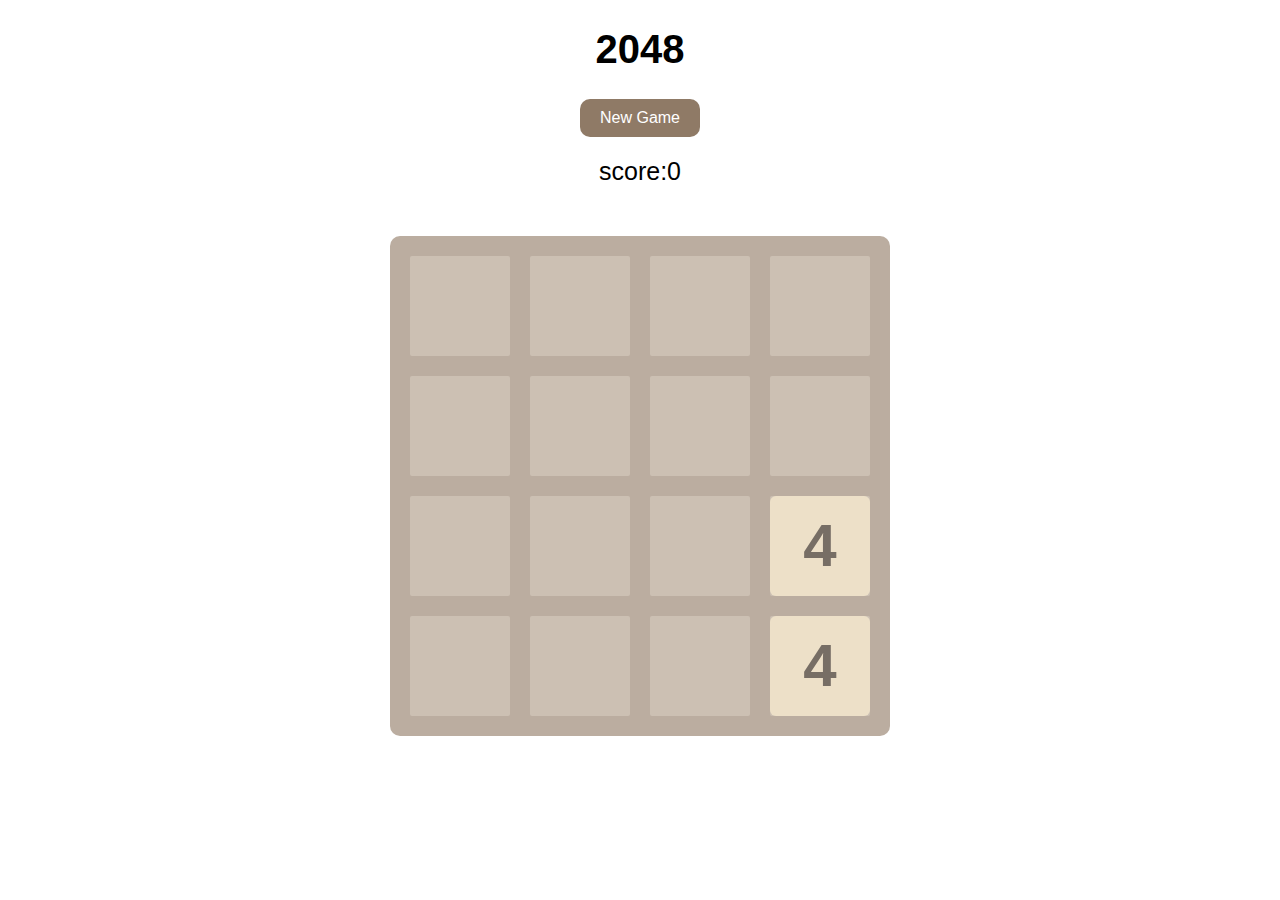
<file: 2048.html>
<!DOCTYPE html>
<html>
<head lang="en">
    <meta charset="UTF-8">
    <meta name="viewport" content="width=device-width,height=device-height,initial-scale=1.0,minimum-scale=1.0,maximum-scale=1.0,user-scalable=no"/>
    <title>2048</title>
    <link href="css/2048.css" rel="stylesheet">
    <script src="js/jquery-1.11.1.js"></script>
    <script src="js/support2048.js"></script>
    <script src="js/showanimation2048.js"></script>
    <script src="js/main2048.js"></script>
</head>
<body>
<header>
    <h1>2048</h1>
    <a href="javascript:newgame();" id="newgamebutton">New Game</a>

    <p>score:<span id="score">0</span></p>
</header>

<div id="grid-container">
    <div class="grid-cell" id="grid-cell-0-0"></div>
    <div class="grid-cell" id="grid-cell-0-1"></div>
    <div class="grid-cell" id="grid-cell-0-2"></div>
    <div class="grid-cell" id="grid-cell-0-3"></div>

    <div class="grid-cell" id="grid-cell-1-0"></div>
    <div class="grid-cell" id="grid-cell-1-1"></div>
    <div class="grid-cell" id="grid-cell-1-2"></div>
    <div class="grid-cell" id="grid-cell-1-3"></div>

    <div class="grid-cell" id="grid-cell-2-0"></div>
    <div class="grid-cell" id="grid-cell-2-1"></div>
    <div class="grid-cell" id="grid-cell-2-2"></div>
    <div class="grid-cell" id="grid-cell-2-3"></div>

    <div class="grid-cell" id="grid-cell-3-0"></div>
    <div class="grid-cell" id="grid-cell-3-1"></div>
    <div class="grid-cell" id="grid-cell-3-2"></div>
    <div class="grid-cell" id="grid-cell-3-3"></div>
</div>
</body>
</html>
</file>
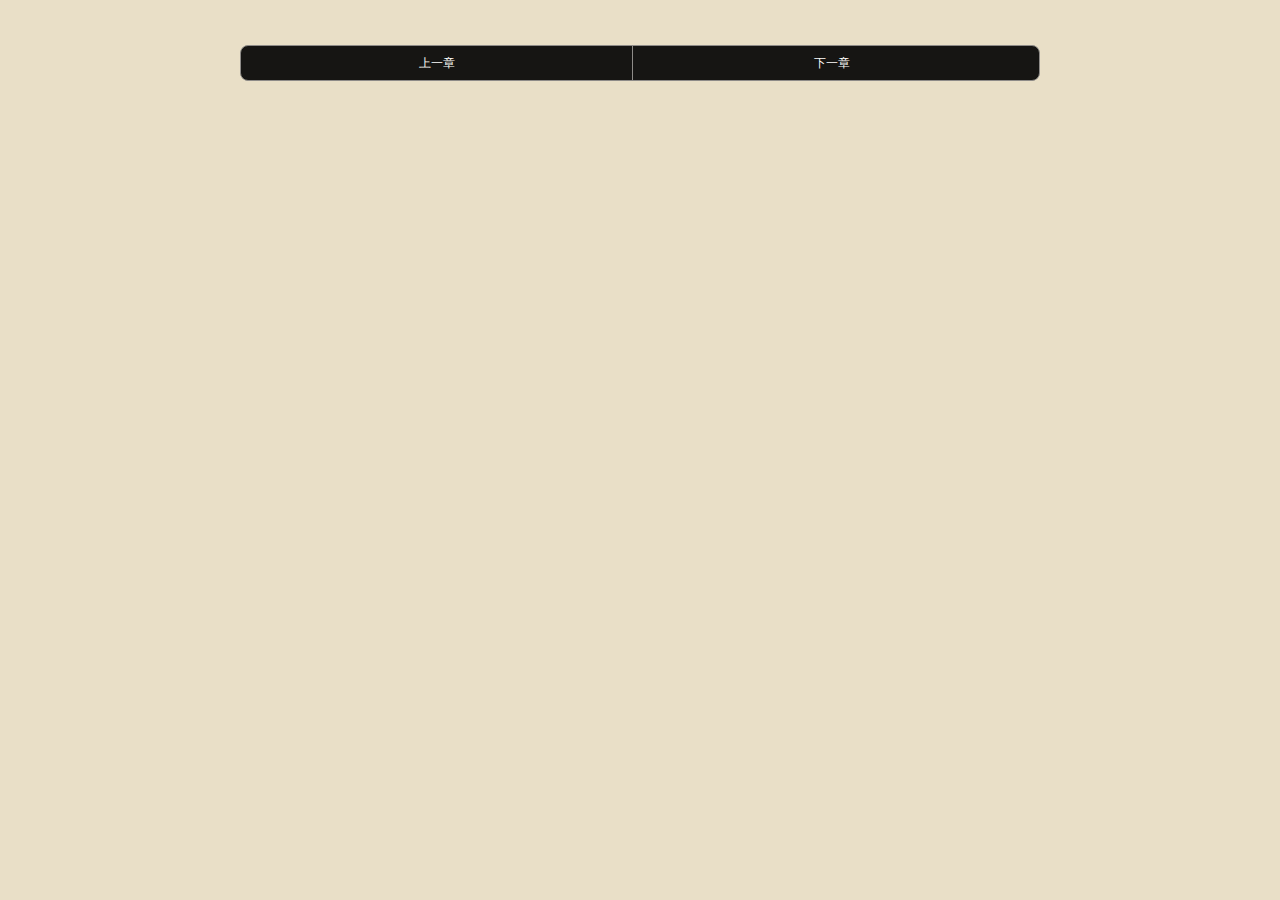
<file: book.html>
<!DOCTYPE html>
<html ng-app="app">
	<head>
		<meta charset="utf-8">
		<meta name="viewport" content="width=device-width,initial-scale=1,user-scalable=no,minimal-ui">
		<meta name="format-detection" content="telephone=no">
		<link rel="stylesheet" href="css/reset.css">
		<style type="text/css">
		    html{
		        width:100%;
		        height:100%;
		        overflow-x:hidden;
		    }
			body{
			    text-align:left;
			    width:100%;
			    overflow:hidden;
			    background:#e9dfc7;
			}
			.m-read-content{
			    font-size:20px;
			    /*color:#555;*/
			    line-height:31px;
			    padding:15px;
			}
			.m-read-content h4{
			    font-size:20px;
			    color:#736357;
			    border-bottom:solid 1px #736357;
			    letter-spacing:2px;
			    margin:0 0 1em 0;
			}
			.m-read-content p{
			    text-indent:2em;
			    margin:0.5em 0;
			    letter-spacing:6px;
			    line-height:24px;
			}
			.u-tab{
			    height:34px;
			    margin:10px auto;
			    line-height:34px;
			    border-radius:8px;
			    border:1px solid #858382;
			    font-size:12px;
			    background:#000;
			    opacity:0.9;
			}
			.u-tab li{
			    display:inline-block;
			    width:49%;
			    border-right:1px solid #858382;
			    text-align:center;
			    color:#fff;
			}
			.u-tab li:nth-child(2){
			    border-right:none;
			}
			.m-button-bar{
			    width:70%;
			    max-width:800px;
			    padding:5px;
			    margin:0 auto;
			}
			.top-nav{
			    position:fixed;
			    top:0;
			    width:100%;
			    height:50px;
			    z-index:9999;
			    background:#000;
			}
			.icon-back{
			    position:absolute;
			    top:14px;
			    left:10px;
			    width:23px;
			    height:23px;
			    background:url([data-uri]);
			    background-size:contain;
			}
			.nav-title{
			    position:absolute;
			    top:16px;
			    left:42px;
			    color:#d5d5d6;
			}
			.nav-title a{
				color:#d5d5d6;
			}
			.down-nav{
			    position:fixed;
			    bottom:0;
			    height:70px;
			    z-index:9999;
			    background:#000;
			    opacity:0.9;
			    width:100%;
			}
			.down-nav .downnav-content{
			    box-sizing:border-box;
			    padding:10px;
			    width:100%;
			    height:100%;
			}
			.down-nav .content-list{
			    display:inline-block;
			    width:32%;
			    text-align:center;
			    color:#d5d5d6;
			}
			.down-nav .list-wrap{
			    padding-top:4px;
			}
			.down-nav .down-icon{
			    width:23px;
			    height:23px;
			    background-size:contain;
			}
			.down-nav .catalog-icon{
			    background:url([data-uri]);
			    margin:0 auto;
			    background-size:contain;
			    background-repeat:no-repeat;
			}
			.down-nav .font-icon{
			    background:url([data-uri]);
			    margin:0 auto;
			    background-size:contain;
			    background-repeat:no-repeat;
			}
			.container .down-nav .font-icon-active{
			    background:url([data-uri]);
                margin:0 auto;
			    background-size:contain;
			    background-repeat:no-repeat;
			}
			.down-nav .day-icon{
			    background:url([data-uri]);
			    margin:0 auto;
			    background-size:contain;
			    background-repeat:no-repeat;
			}
			.down-nav .night-icon{
			    background:url([data-uri]);
			    margin:0 auto;
			    background-size:contain;
			    background-repeat:no-repeat;
			}
			.down-nav .down-text{
			    height:23px;
			    line-height:23px;
			    width:100%;
			}
			.down-nav .day-type{
			    display:none;
			}
			.nav-pannel-bk{
			    position:fixed;
			    bottom:70px;
			    height:135px;
			    width:100%;
			    background:#000;
			    opacity:0.9;
			    z-index:10000;
			}
			.nav-pannel{
			    position:fixed;
			    bottom:70px;
			    height:135px;
			    width:100%;
			    background:none;
			    color:#fff;
			    z-index:10003;
			}
			.child-mod{
			    padding:5px 10px;
			    margin:15px;
			}
			.child-mod span{
			    display:inline-block;
			    padding-right:20px;
			    padding-left:10px;
			}
			.font-size-button{
			    background:none;
			    border:1px #8c8c8c solid;
			    color:#fff;
			    border-radius:16px;
			    padding:5px 40px;
			}
			.child-mod button:nth-child(2){
			    margin-right:10px;
			}
			.bk-container{
			    position:relative;
			    display:inline-block;
			    width:30px;
			    height:30px;
			    border-radius:15px;
			    background:#fff;
			    vertical-align:-10px;
			    margin-right:2%;
			}
			.bk-container:nth-child(2){
			    background:#F7EEE5;
			}
			.bk-container:nth-child(3){
			    background:#E9DFC7;
			}
			.bk-container:nth-child(4){
			    background:#A4A4A4;
			}
			.bk-container:nth-child(5){
			    background:#CDEFCE;
			}
			.bk-container:nth-child(6){
			    background:#283548;
			}
			.bk-container-current{
			    position:absolute;
			    display:inline-block;
			    width:32px;
			    height:32px;
			    border-radius:16px;
			    border:1px #ff7800 solid;
			    top:-2px;
			    left:-2px;
			}
			.artical-action-mid{
			    position:fixed;
			    z-index:10002;
			    width:100%;
			    height:40%;
			    top:30%;
			}
		</style>
	</head>
	<body>
		<div class="container" id="root">
		    <div class="m-artical-action">
		        <div class="artical-action-mid" id="action_mid"></div>
		    </div>
		    <div id="top-nav" class="top-nav" style="display:none">
		        <div class="icon-back"></div>
		        <div class="nav-title"><a href="index.html">返回书架</a></div>
		    </div>
		    <div id="fiction_chapter_title"></div>
		    <div id="fiction_container" class="m-read-content">
		        
		    </div>
		    <div class="m-button-bar">
		        <ul class="u-tab">
		            <li id="prev_button">上一章</li>
		            <li id="next_button">下一章</li>
		        </ul>
		    </div>
		    <div class="down-nav bottom_nav" style="display:none">
		        <div class="downnav-content">
		            <div class="content-list">
		                <div class="list-wrap">
		                    <div class="down-icon catalog-icon"></div>
		                    <div class="down-text">目录</div>
		                </div>
		            </div>
		            <div class="content-list" id="font-button">
		                <div class="list-wrap">
		                    <div class="down-icon font-icon"></div>
		                    <div class="down-text">字体</div>
		                </div>
		            </div>
		            <div class="content-list" id="night-button">
		                <div class="list-wrap day-type">
		                    <div class="down-icon day-icon"></div>
		                    <div class="down-text">白天</div>
		                </div>
		                <div class="list-wrap night-type">
		                    <div class="down-icon night-icon"></div>
		                    <div class="down-text">夜间</div>
		                </div>
		            </div>
		        </div>
		    </div>
		    <div class="nav-pannel-bk font-container" style="display:none"></div>
		    <div class="nav-pannel font-container" style="display:none" id="font-container">
		        <div class="child-mod">
		            <span>字号</span>
		            <button id="large-font" class="font-size-button">大</button>
		            <button id="small-font" class="font-size-button">小</button>
		        </div>
		        <div class="child-mod" id="child-mod">
		            <span>背景</span>
		            <div class="bk-container"></div>
		            <div class="bk-container">
		                <div class="bk-container-current"></div>
		            </div>
		            <div class="bk-container"></div>
		            <div class="bk-container"></div>
		            <div class="bk-container"></div>
		        </div>
		    </div>
		</div>
		<script src="lib/zepto.min.js"></script>
		<script>
			window.jQuery = $;
		</script>
		<script src="js/jquery.base64.js"></script>
		<script src="js/jquery.jsonp.js"></script>
		<script>
			(function(){
			    'use strict';
			    var Util = (function(){
			        var prefix = 'html5_reader_';
			        var StorageGetter = function(key){
			            return localStorage.getItem(prefix + key);
			        };
			        var StorageSetter = function(key,val){
			            return localStorage.setItem(prefix + key,val);
			        };
			        var getJSONP = function(url,callback){
			            return $.jsonp({
			                url:url,
			                cache:true,
			                callback:'duokan_fiction_chapter',
			                success:function(result){
			                    var data = $.base64.decode(result);
			                    var json = decodeURIComponent(escape(data));
			                    callback(json);
			                }
			            });
			        };
			        return {
			            getJSONP:getJSONP,
			            StorageGetter:StorageGetter,
			            StorageSetter:StorageSetter
			        }
			    })();
			    var Dom = {
			        top_nav:$('#top-nav'),
			        bottom_nav:$('.bottom_nav'),
			        font_container:$('.font-container'),
			        font_button:$('#font-button .down-icon').first()
			    };
			    var Win = $(window);
			    var Doc = $(document);
			    var Body = $(document.body);
			    var readerModel,readerUI;
			    //字体大小
			    var RootContainer = $('#fiction_container');
			    var initFontSize = Util.StorageGetter('font_size');
			    initFontSize = parseInt(initFontSize);
			    if(!initFontSize){
			        initFontSize = 20;
			    }
			    RootContainer.css('font-size',initFontSize);
			    //改变背景色
			    var bkColor = Util.StorageGetter('background_color');
			    if(!bkColor){
			        bkColor = '#e9dfc7';
			    }
			    Body.css('background-color',bkColor);
			    //默认昼夜模式
			    var oType = Util.StorageGetter('type');
			    if(oType=='night-type'){
			        Body.css({
			            'background-color':'#0F1410',
			            'color':'#363B37'
			        });
			        $('.day-type').show();
			        $('.night-type').hide();
			    }
			    
			    var bkDivs = $('#child-mod>div');
			    var oIndex = Util.StorageGetter('index');
			    if(oIndex){
			        bkDivs.each(function(){
			            $(this).children().remove();
			        });
			        bkDivs.eq(oIndex).append('<div class="bk-container-current"></div>');
			    }
			    function main(){
			        //todo 入口函数 
			        readerModel = ReaderModel();
			        readerUI = ReaderBaseFrame(RootContainer);
			        readerModel.init(function(data){
			            readerUI(data);
			        });
			        EventHanlder();
			    }
			    
			    function ReaderModel(){
			        //todo 实现数据交互
			        var Chapter_id;
			        var ChapterTotal;
			        var init = function(UIcallback){
			            getFictionInfo(function(){
			                getCurChapterContent(Chapter_id,function(data){
			                    UIcallback && UIcallback(data);
			                });
			            });
			         //   getFictionInfoPromise().then(function(d){
			         //       return getCurChapterContentPromise();
			         //   }).then(function(data){
			         //       UIcallback && UIcallback(data);
			         //   });
			        };
			        var getFictionInfo = function(callback){
			              $.get('data/chapter.json',function(data){
			                  if(Util.StorageGetter('Chapter_id')){
			                      Chapter_id = Util.StorageGetter('Chapter_id');
			                  }else{
			                      Chapter_id = data.chapters[1].chapter_id;
			                  }
			                  ChapterTotal = data.chapters.length;
			                  callback && callback();
			              },'json');
			        };
			        
			        var getFictionInfoPromise = function(){
			            return new Promise(function(resolve,reject){
    			            $.get('data/chapter.json',function(data){
    			                  if(data.result == 0){
    			                        if(Util.StorageGetter('Chapter_id')){
    			                            Chapter_id = Util.StorageGetter('Chapter_id');
    			                        }else{
    			                            Chapter_id = data.chapters[1].chapter_id;
    			                        }
    			                        ChapterTotal = data.chapters.length;
    			                        resolve();
    			                  } else {
    			                        reject();
    			                  }
    			              },'json');
			            });
			        };
			        
			        
			        var getCurChapterContent = function(chapter_id,callback){
			            $.get('data/data'+chapter_id+'.json',function(data){
			                if(data.result == 0){
			                    var url = data.jsonp;
			                    Util.getJSONP(url,function(data){
			                        callback && callback(data);
			                    });
			                }
			            },'json');
			        };
			        var getCurChapterContentPromise = function(){
			            return new Promise(function(resolve,reject){
    			            $.get('data/data'+Chapter_id+'.json',function(data){
    			                if(data.result == 0){
    			                    var url = data.jsonp;
    			                    Util.getJSONP(url,function(data){
    			                     //   callback && callback(data);
    			                     resolve(data);
    			                    });
    			                }else{
    			                    reject({msg:'fail'});
    			                }
    			            },'json');
			            });
			        };
			        var prevChapter = function(UIcallback){
			            Chapter_id = parseInt(Chapter_id,10);
			            if(Chapter_id == 0){
			                return;
			            }
			            Chapter_id -= 1;
			            Util.StorageSetter('Chapter_id',Chapter_id);
			            getCurChapterContent(Chapter_id,UIcallback);
			        };
			        var nextChapter = function(UIcallback){
			            Chapter_id = parseInt(Chapter_id,10);
			            if(Chapter_id == ChapterTotal){
			                return;
			            }
			            Chapter_id += 1;
			            Util.StorageSetter('Chapter_id',Chapter_id);
			            getCurChapterContent(Chapter_id,UIcallback);
			        };
			        return {
			            init:init,
			            prevChapter:prevChapter,
			            nextChapter:nextChapter
			        };
			    }
			    
			    function ReaderBaseFrame(container){
			        //todo 渲染基本UI结构
			        function parseChapterData(jsonData){
			            var jsonObj = JSON.parse(jsonData);
			            var html = '<h4>' + jsonObj.t + '</h4>';
			            for(var i = 0 ; i<jsonObj.p.length; i++){
			                html += '<p>' + jsonObj.p[i] + '</p>';
			            }
			            return html;
			        }
			        return function(data){
			            container.html(parseChapterData(data));
			        }
			    }
			    
			    function EventHanlder(){
			        //todo 交互的时间绑定
			        $('#action_mid').click(function(){
			            if(Dom.top_nav.css('display')=='none'){
			                Dom.top_nav.show();
			                Dom.bottom_nav.show();
			            }else{
			                Dom.top_nav.hide();
			                Dom.bottom_nav.hide();
			                Dom.font_container.hide();
			                Dom.font_button.removeClass('font-icon-active');
			            }
			        });
			        
			        $('#font-button').click(function(){
			            if(Dom.font_container.css('display')=='none'){
			                Dom.font_container.show();
			                Dom.font_button.addClass('font-icon-active');
			            }else{
			                Dom.font_container.hide();
			                Dom.font_button.removeClass('font-icon-active');
			            }
			        });
			        $('#night-button').click(function(){
			            
			        });
			        $('#large-font').click(function(){
			            if(initFontSize > 23){
			                return;
			            }
			            initFontSize += 1;
			            RootContainer.css('font-size',initFontSize);
			            Util.StorageSetter('font_size',initFontSize);
			        });
			        $('#small-font').click(function(){
			            if(initFontSize < 16){
			                return;
			            }
			            initFontSize -= 1;
			            RootContainer.css('font-size',initFontSize);
			            Util.StorageSetter('font_size',initFontSize);
			        });
			        
			        Win.scroll(function(){
			            Dom.top_nav.hide();
			            Dom.bottom_nav.hide();
			            Dom.font_container.hide();
			            Dom.font_button.removeClass('font-icon-active');
			        });
			        
			        $('#prev_button').click(function(){
			            readerModel.prevChapter(function(data){
			                readerUI(data);
			            });
			        });
			        $('#next_button').click(function(){
			            readerModel.nextChapter(function(data){
			                readerUI(data);
			            });
			        });
			        
			        bkDivs.each(function(i){
			            $(this).click(function(){
			                console.log(i);
			                if($('#night-button .night-type').css('display')=='none'){
			                    $('#night-button').click();
			                }
			                bkDivs.each(function(){
			                    $(this).children().remove();
			                });
			                $(this).append('<div class="bk-container-current"></div>');
			                var thisColor = $(this).css('background-color');
			                Body.css('background-color',thisColor);
			                Util.StorageSetter('background_color',thisColor);
			                Util.StorageSetter('index',i);
			            });
			        });
			        
			        $('#night-button').click(function(){
			            if($('#night-button .day-type').css('display')=='none'){
			                Body.css({
			                    'background-color':'#0F1410',
			                    'color':'#363B37'
			                });
			                Util.StorageSetter('type','night-type');
			            }else{
			                Body.css({
			                    'background-color':'#e9dfc7',
			                    'color':'#555'
			                });
			                bkDivs.each(function(){
			                    $(this).children().remove();
			                });
			                bkDivs.eq(1).append('<div class="bk-container-current"></div>');
			                Util.StorageSetter('type','day-type');
			                Util.StorageSetter('index','1');
			            }
			            $('.day-type,.night-type').toggle();
			        });
			        
			    }
			    
			    main();
			})();
		</script>
	</body>
</html>
</file>
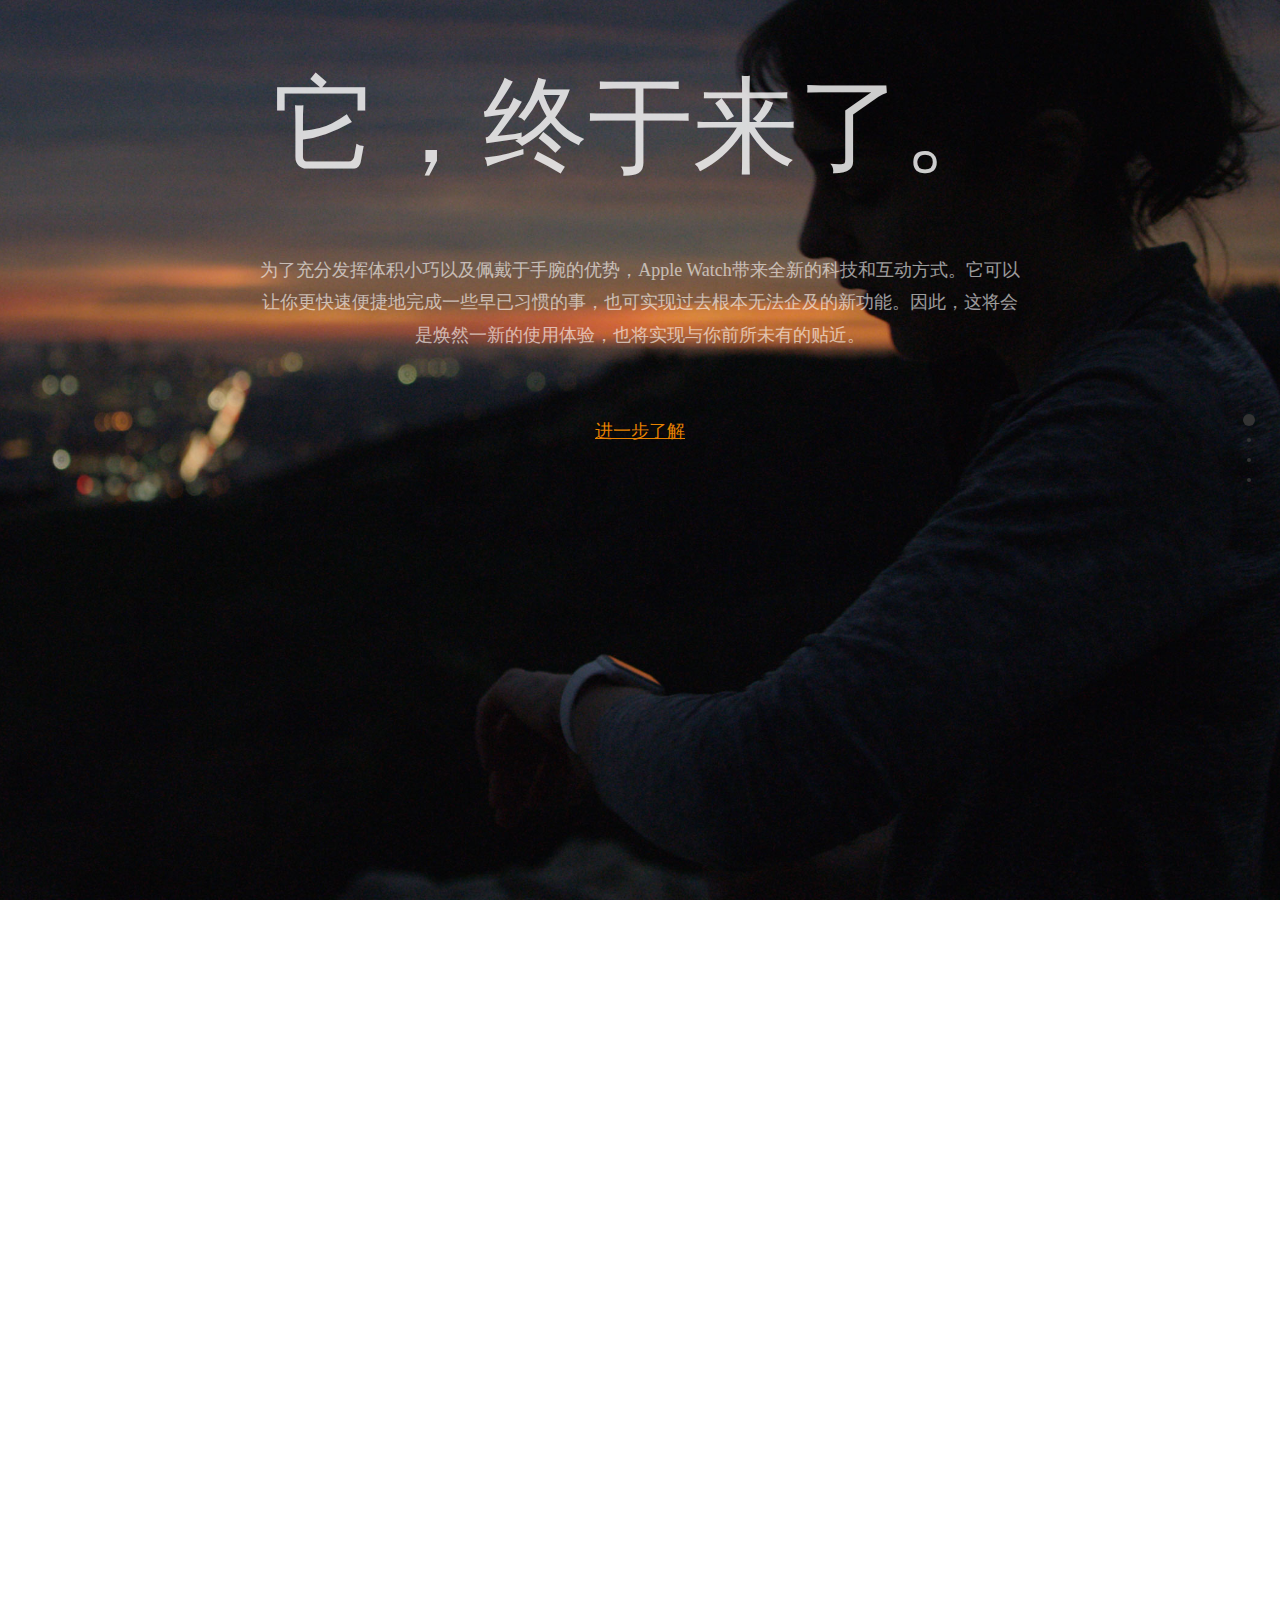
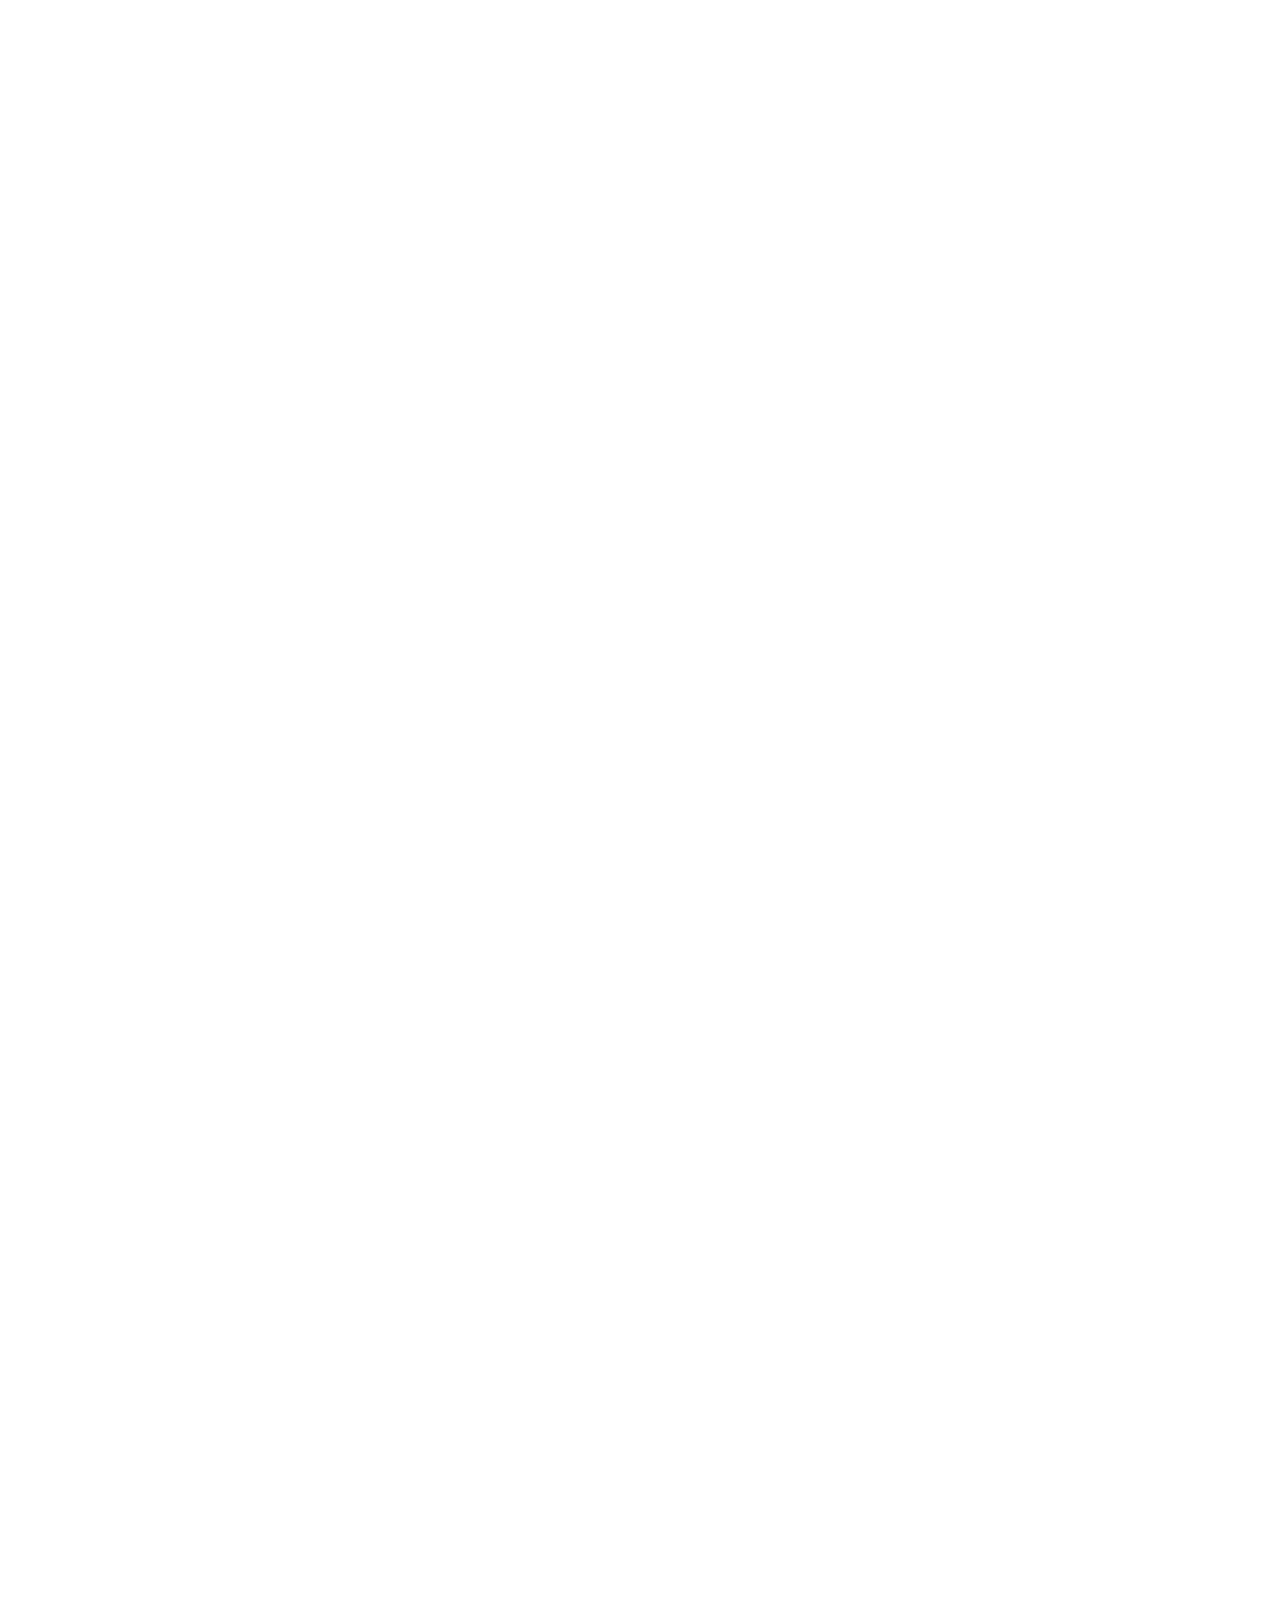
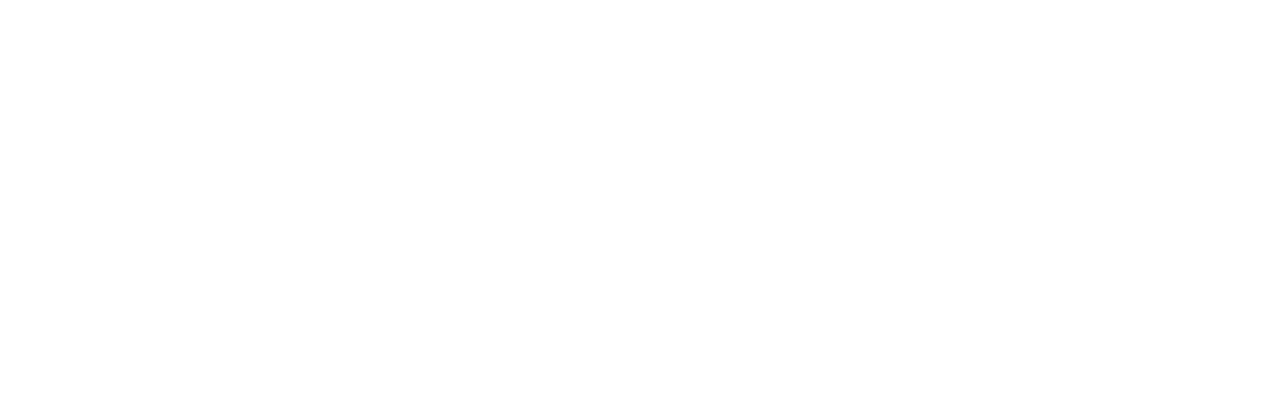
<file: fullpage.html>
<!DOCTYPE html>
<html lang="en">
<head>
    <meta charset="UTF-8">
    <meta name="viewport" content="width=device-width,initial-scale=1,user-scalable=no"/>
    <title>Apple Watch宣传页</title>
    <link rel="stylesheet" href="css/jquery.fullPage.css" type="text/css">
    <link rel="stylesheet" href="css/style.css" type="text/css">
    <script src="js/jquery-1.11.3.js"></script>
    <script src="js/jquery.fullPage.js"></script>
    <!--<script src="js/move.js"></script>-->
</head>
<body>
<div id="fullpage">
    <div class="section section1">
        <h1>它，终于来了。</h1>
        <p>
              为了充分发挥体积小巧以及佩戴于手腕的优势，Apple Watch带来全新的科技和互动方式。它可以让你更快速便捷地完成一些早已习惯的事，也可实现过去根本无法企及的新功能。因此，这将会是焕然一新的使用体验，也将实现与你前所未有的贴近。
        </p>
        <a href="#">进一步了解</a>
    </div>
    <div class="section section2">
        <h1>真正与你贴近的个人设备</h1>
        <a href="#">进一步了解</a>
    </div>
    <div class="section section3">
        <h1>非同一般的精准计时</h1>
        <p>高级手表向来以计时精准为本，Apple Watch更是如此。它与你的iPhone配合使用，同全球标准时间的误差不超过50毫秒。而且，你可以对表盘进行个性化设定，以更具个性和意义的方式显示时间，使其更贴合你的生活和日程需要。</p>
        <a href="#">进一步了解计时</a>
    </div>
    <div class="section section4">
        <h1>在三个特点鲜明的系列中找到你的风格</h1>
        <div class="row">
            <div class="column">
                <img src="img/primary_large_2x.jpg" class="primary">
                <h4 class="primary"></h4>
                <div class="intro">
                    <p>不锈钢或深空黑色不锈钢表壳，蓝宝石水晶镜面，搭配多款时尚表带。</p>
                    <a href="#" class="more">了解更多</a>
                </div>
            </div>
            <div class="column">
                <img src="img/sport_large_2x.jpg" class="sport">
                <h4 class="sport"></h4>
                <div class="intro">
                    <p>银色或深空灰色的阳极氧化铝金属表壳，强化Ion-X玻璃，搭配靓丽柔韧的表带。</p>
                    <a href="#" class="more">了解更多</a>
                </div>
            </div>
            <div class="column">
                <img src="img/edition_large_2x.jpg" class="edition">
                <h4 class="edition"></h4>
                <div class="intro">
                    <p>18K黄金或玫瑰金表壳，蓝宝石水晶镜面，搭配精雕细琢的表带及表扣。</p>
                    <a href="#" class="more">了解更多</a>
                </div>
            </div>
        </div>
    </div>
</div>

<script src="js/move.js"></script>
<script>
    $(function () {
        $('#fullpage').fullpage({
            verticalCentered:false,
            anchors:['page1','page2','page3','page4'],
            navigation:true,
            navigationTooltips:['它，终于来了','真正与你贴近的个人设备','非同一般的精准计时','在三个特点鲜明的系列中找到你的风格'],
            afterLoad:function (link, index) {
                switch (index){
                    case 1:
                        move('.section1 h1').scale(1.5).end();
                        move('.section1 p').set('margin-top','5%').end();
                        break;
                    case 2:
                        move('.section2 h1').scale(0.7).end();
                        break;
                    case 3:
                        move('.section3 h1').set('margin-left','20%').end();
                        move('.section3 p').set('margin-left','20%').end();
                        break;
                    case 4:
                        move('.section4 img.primary').rotate(360).end(function () {
                            move('.section4 img.sport').rotate(360).end(function () {
                                move('.section4 img.edition').rotate(360).end(function () {
                                    move('.section4 h4.primary').scale(1.3).end(function () {
                                        move('.section4 h4.sport').scale(1.3).end(function () {
                                            move('.section4 h4.edition').scale(1.3).end();
                                        });
                                    });
                                });
                            });
                        });
                        break;
                    default:
                        break;
                }
            },
            onLeave:function (link, index) {
                switch (index){
                    case 1:
                        move('.section1 h1').scale(1).end();
                        move('.section1 p').set('margin-top','800px').end();
                        break;
                    case 2:
                        move('.section2 h1').scale(1).end();
                        break;
                    case 3:
                        move('.section3 h1').set('margin-left','-1500px').end();
                        move('.section3 p').set('margin-left','1500px').end();
                        break;
                    case 4:
                        move('.section4 img.primary').rotate(-360).end();
                        move('.section4 img.sport').rotate(-360).end();
                        move('.section4 img.edition').rotate(-360).end();
                        move('.section4 h4.primary').scale(1).end();
                        move('.section4 h4.sport').scale(1).end();
                        move('.section4 h4.edition').scale(1).end();
                        break;
                    default:
                        break;
                }
            },
            afterRender:function () {

            }
        });
    })
</script>
</body>
</html>
</file>
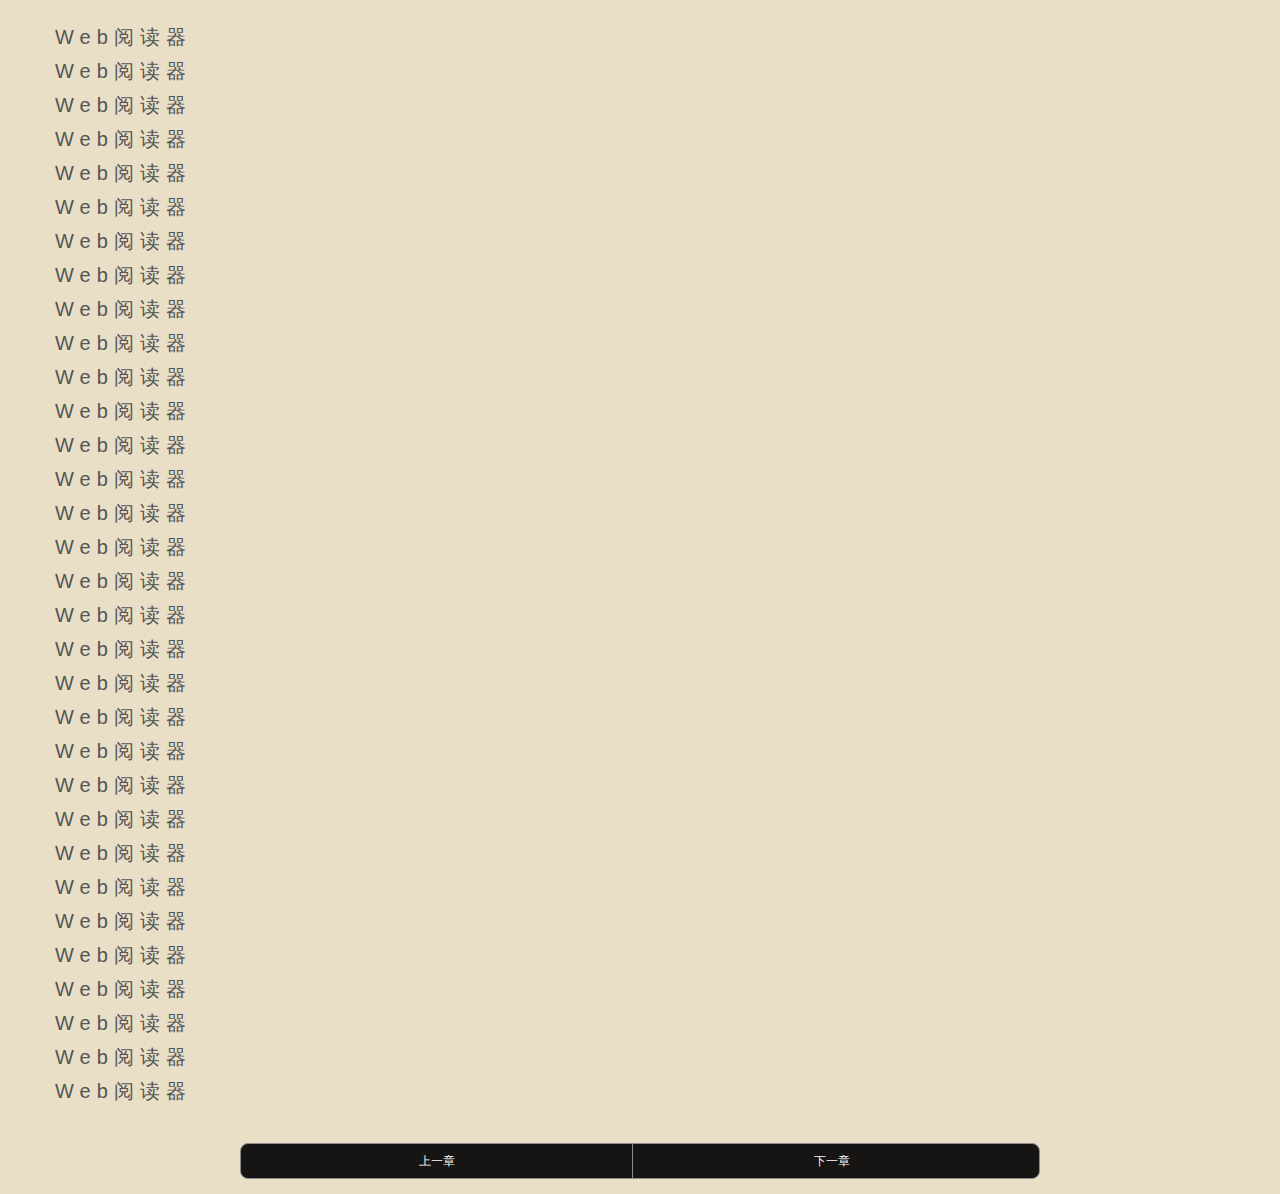
<file: webapp.html>
<!DOCTYPE html>
<html ng-app="app">
	<head>
		<meta charset="utf-8">
		<meta name="viewport" content="width=device-width,initial-scale=1,user-scalable=no,minimal-ui">
		<meta name="format-detection" content="telephone=no">
		<link rel="stylesheet" href="css/reset.css">
		<style type="text/css">
		    html{
		        width:100%;
		        height:100%;
		        overflow-x:hidden;
		    }
			body{
			    text-align:left;
			    width:100%;
			    overflow:hidden;
			    background:#e9dfc7;
			}
			.m-read-content{
			    font-size:20px;
			    /*color:#555;*/
			    line-height:31px;
			    padding:15px;
			}
			.m-read-content h4{
			    font-size:20px;
			    color:#736357;
			    border-bottom:solid 1px #736357;
			    letter-spacing:2px;
			    margin:0 0 1em 0;
			}
			.m-read-content p{
			    text-indent:2em;
			    margin:0.5em 0;
			    letter-spacing:6px;
			    line-height:24px;
			}
			.u-tab{
			    height:34px;
			    margin:10px auto;
			    line-height:34px;
			    border-radius:8px;
			    border:1px solid #858382;
			    font-size:12px;
			    background:#000;
			    opacity:0.9;
			}
			.u-tab li{
			    display:inline-block;
			    width:49%;
			    border-right:1px solid #858382;
			    text-align:center;
			    color:#fff;
			}
			.u-tab li:nth-child(2){
			    border-right:none;
			}
			.m-button-bar{
			    width:70%;
			    max-width:800px;
			    padding:5px;
			    margin:0 auto;
			}
			.top-nav{
			    position:fixed;
			    top:0;
			    width:100%;
			    height:50px;
			    z-index:9999;
			    background:#000;
			}
			.icon-back{
			    position:absolute;
			    top:14px;
			    left:10px;
			    width:23px;
			    height:23px;
			    background:url([data-uri]);
			    background-size:contain;
			}
			.nav-title{
			    position:absolute;
			    top:16px;
			    left:42px;
			    color:#d5d5d6;
			}
			.nav-title a{
				color:#d5d5d6;
			}
			.down-nav{
			    position:fixed;
			    bottom:0;
			    height:70px;
			    z-index:9999;
			    background:#000;
			    opacity:0.9;
			    width:100%;
			}
			.down-nav .downnav-content{
			    box-sizing:border-box;
			    padding:10px;
			    width:100%;
			    height:100%;
			}
			.down-nav .content-list{
			    display:inline-block;
			    width:32%;
			    text-align:center;
			    color:#d5d5d6;
			}
			.down-nav .list-wrap{
			    padding-top:4px;
			}
			.down-nav .down-icon{
			    width:23px;
			    height:23px;
			    background-size:contain;
			}
			.down-nav .catalog-icon{
			    background:url([data-uri]);
			    margin:0 auto;
			    background-size:contain;
			    background-repeat:no-repeat;
			}
			.down-nav .font-icon{
			    background:url([data-uri]);
			    margin:0 auto;
			    background-size:contain;
			    background-repeat:no-repeat;
			}
			.container .down-nav .font-icon-active{
			    background:url([data-uri]);
                margin:0 auto;
			    background-size:contain;
			    background-repeat:no-repeat;
			}
			.down-nav .day-icon{
			    background:url([data-uri]);
			    margin:0 auto;
			    background-size:contain;
			    background-repeat:no-repeat;
			}
			.down-nav .night-icon{
			    background:url([data-uri]);
			    margin:0 auto;
			    background-size:contain;
			    background-repeat:no-repeat;
			}
			.down-nav .down-text{
			    height:23px;
			    line-height:23px;
			    width:100%;
			}
			.down-nav .day-type{
			    display:none;
			}
			.nav-pannel-bk{
			    position:fixed;
			    bottom:70px;
			    height:135px;
			    width:100%;
			    background:#000;
			    opacity:0.9;
			    z-index:10000;
			}
			.nav-pannel{
			    position:fixed;
			    bottom:70px;
			    height:135px;
			    width:100%;
			    background:none;
			    color:#fff;
			    z-index:10003;
			}
			.child-mod{
			    padding:5px 10px;
			    margin:15px;
			}
			.child-mod span{
			    display:inline-block;
			    padding-right:20px;
			    padding-left:10px;
			}
			.font-size-button{
			    background:none;
			    border:1px #8c8c8c solid;
			    color:#fff;
			    border-radius:16px;
			    padding:5px 40px;
			}
			.child-mod button:nth-child(2){
			    margin-right:10px;
			}
			.bk-container{
			    position:relative;
			    display:inline-block;
			    width:30px;
			    height:30px;
			    border-radius:15px;
			    background:#fff;
			    vertical-align:-10px;
			    margin-right:2%;
			}
			.bk-container:nth-child(2){
			    background:#F7EEE5;
			}
			.bk-container:nth-child(3){
			    background:#E9DFC7;
			}
			.bk-container:nth-child(4){
			    background:#A4A4A4;
			}
			.bk-container:nth-child(5){
			    background:#CDEFCE;
			}
			.bk-container:nth-child(6){
			    background:#283548;
			}
			.bk-container-current{
			    position:absolute;
			    display:inline-block;
			    width:32px;
			    height:32px;
			    border-radius:16px;
			    border:1px #ff7800 solid;
			    top:-2px;
			    left:-2px;
			}
			.artical-action-mid{
			    position:fixed;
			    z-index:10002;
			    width:100%;
			    height:40%;
			    top:30%;
			}
		</style>
	</head>
	<body>
		<div class="container" id="root">
		    <div class="m-artical-action">
		        <div class="artical-action-mid" id="action_mid"></div>
		    </div>
		    <div id="top-nav" class="top-nav" style="display:none">
		        <div class="icon-back"></div>
		        <div class="nav-title"><a>返回书架</a></div>
		    </div>
		    <div id="fiction_chapter_title"></div>
		    <div id="fiction_container" class="m-read-content">
				<p>Web阅读器</p>
				<p>Web阅读器</p>
				<p>Web阅读器</p>
				<p>Web阅读器</p>
				<p>Web阅读器</p>
				<p>Web阅读器</p>
				<p>Web阅读器</p>
				<p>Web阅读器</p>
				<p>Web阅读器</p>
				<p>Web阅读器</p>
				<p>Web阅读器</p>
				<p>Web阅读器</p>
				<p>Web阅读器</p>
				<p>Web阅读器</p>
				<p>Web阅读器</p>
				<p>Web阅读器</p>
				<p>Web阅读器</p>
				<p>Web阅读器</p>
				<p>Web阅读器</p>
				<p>Web阅读器</p>
				<p>Web阅读器</p>
				<p>Web阅读器</p>
				<p>Web阅读器</p>
				<p>Web阅读器</p>
				<p>Web阅读器</p>
				<p>Web阅读器</p>
				<p>Web阅读器</p>
				<p>Web阅读器</p>
				<p>Web阅读器</p>
				<p>Web阅读器</p>
				<p>Web阅读器</p>
				<p>Web阅读器</p>
		    </div>
		    <div class="m-button-bar">
		        <ul class="u-tab">
		            <li id="prev_button">上一章</li>
		            <li id="next_button">下一章</li>
		        </ul>
		    </div>
		    <div class="down-nav bottom_nav" style="display:none">
		        <div class="downnav-content">
		            <div class="content-list">
		                <div class="list-wrap">
		                    <div class="down-icon catalog-icon"></div>
		                    <div class="down-text">目录</div>
		                </div>
		            </div>
		            <div class="content-list" id="font-button">
		                <div class="list-wrap">
		                    <div class="down-icon font-icon"></div>
		                    <div class="down-text">字体</div>
		                </div>
		            </div>
		            <div class="content-list" id="night-button">
		                <div class="list-wrap day-type">
		                    <div class="down-icon day-icon"></div>
		                    <div class="down-text">白天</div>
		                </div>
		                <div class="list-wrap night-type">
		                    <div class="down-icon night-icon"></div>
		                    <div class="down-text">夜间</div>
		                </div>
		            </div>
		        </div>
		    </div>
		    <div class="nav-pannel-bk font-container" style="display:none"></div>
		    <div class="nav-pannel font-container" style="display:none" id="font-container">
		        <div class="child-mod">
		            <span>字号</span>
		            <button id="large-font" class="font-size-button">大</button>
		            <button id="small-font" class="font-size-button">小</button>
		        </div>
		        <div class="child-mod" id="child-mod">
		            <span>背景</span>
		            <div class="bk-container"></div>
		            <div class="bk-container">
		                <div class="bk-container-current"></div>
		            </div>
		            <div class="bk-container"></div>
		            <div class="bk-container"></div>
		            <div class="bk-container"></div>
		        </div>
		    </div>
		</div>
		<script src="lib/zepto.min.js"></script>
		<script>
			window.jQuery = $;
		</script>
		<script src="js/jquery.base64.js"></script>
		<script src="js/jquery.jsonp.js"></script>
		<script>
			window.onload = function(){
				alert("请使用浏览器调试工具或是移动端查看webapp效果！");
			};
			(function(){
			    'use strict';
			    var Util = (function(){
			        var prefix = 'html5_reader_';
			        var StorageGetter = function(key){
			            return localStorage.getItem(prefix + key);
			        };
			        var StorageSetter = function(key,val){
			            return localStorage.setItem(prefix + key,val);
			        };
			        var getJSONP = function(url,callback){
			            return $.jsonp({
			                url:url,
			                cache:true,
			                callback:'duokan_fiction_chapter',
			                success:function(result){
			                    var data = $.base64.decode(result);
			                    var json = decodeURIComponent(escape(data));
			                    callback(json);
			                }
			            });
			        };
			        return {
			            getJSONP:getJSONP,
			            StorageGetter:StorageGetter,
			            StorageSetter:StorageSetter
			        }
			    })();
			    var Dom = {
			        top_nav:$('#top-nav'),
			        bottom_nav:$('.bottom_nav'),
			        font_container:$('.font-container'),
			        font_button:$('#font-button .down-icon').first()
			    };
			    var Win = $(window);
			    var Doc = $(document);
			    var Body = $(document.body);
			    var readerModel,readerUI;
			    //字体大小
			    var RootContainer = $('#fiction_container');
			    var initFontSize = Util.StorageGetter('font_size');
			    initFontSize = parseInt(initFontSize);
			    if(!initFontSize){
			        initFontSize = 20;
			    }
			    RootContainer.css('font-size',initFontSize);
			    //改变背景色
			    var bkColor = Util.StorageGetter('background_color');
			    if(!bkColor){
			        bkColor = '#e9dfc7';
			    }
			    Body.css('background-color',bkColor);
			    //默认昼夜模式
			    var oType = Util.StorageGetter('type');
			    if(oType=='night-type'){
			        Body.css({
			            'background-color':'#0F1410',
			            'color':'#363B37'
			        });
			        $('.day-type').show();
			        $('.night-type').hide();
			    }
			    
			    var bkDivs = $('#child-mod>div');
			    var oIndex = Util.StorageGetter('index');
			    if(oIndex){
			        bkDivs.each(function(){
			            $(this).children().remove();
			        });
			        bkDivs.eq(oIndex).append('<div class="bk-container-current"></div>');
			    }
			    function main(){
			        //todo 入口函数 
			        //readerModel = ReaderModel();
			        readerUI = ReaderBaseFrame(RootContainer);
			        //readerModel.init(function(data){
			        //    readerUI(data);
			        //});
			        EventHanlder();
			    }
			    
			    function ReaderModel(){
			        //todo 实现数据交互
			        var Chapter_id;
			        var ChapterTotal;
			        var init = function(UIcallback){
			            getFictionInfo(function(){
			                getCurChapterContent(Chapter_id,function(data){
			                    UIcallback && UIcallback(data);
			                });
			            });
			         //   getFictionInfoPromise().then(function(d){
			         //       return getCurChapterContentPromise();
			         //   }).then(function(data){
			         //       UIcallback && UIcallback(data);
			         //   });
			        };
			        var getFictionInfo = function(callback){
			              $.get('data/chapter.json',function(data){
			                  if(Util.StorageGetter('Chapter_id')){
			                      Chapter_id = Util.StorageGetter('Chapter_id');
			                  }else{
			                      Chapter_id = data.chapters[1].chapter_id;
			                  }
			                  ChapterTotal = data.chapters.length;
			                  callback && callback();
			              },'json');
			        };
			        
			        var getFictionInfoPromise = function(){
			            return new Promise(function(resolve,reject){
    			            $.get('data/chapter.json',function(data){
    			                  if(data.result == 0){
    			                        if(Util.StorageGetter('Chapter_id')){
    			                            Chapter_id = Util.StorageGetter('Chapter_id');
    			                        }else{
    			                            Chapter_id = data.chapters[1].chapter_id;
    			                        }
    			                        ChapterTotal = data.chapters.length;
    			                        resolve();
    			                  } else {
    			                        reject();
    			                  }
    			              },'json');
			            });
			        };
			        
			        
			        var getCurChapterContent = function(chapter_id,callback){
			            $.get('data/data'+chapter_id+'.json',function(data){
			                if(data.result == 0){
			                    var url = data.jsonp;
			                    Util.getJSONP(url,function(data){
			                        callback && callback(data);
			                    });
			                }
			            },'json');
			        };
			        var getCurChapterContentPromise = function(){
			            return new Promise(function(resolve,reject){
    			            $.get('data/data'+Chapter_id+'.json',function(data){
    			                if(data.result == 0){
    			                    var url = data.jsonp;
    			                    Util.getJSONP(url,function(data){
    			                     //   callback && callback(data);
    			                     resolve(data);
    			                    });
    			                }else{
    			                    reject({msg:'fail'});
    			                }
    			            },'json');
			            });
			        };
			        var prevChapter = function(UIcallback){
			            Chapter_id = parseInt(Chapter_id,10);
			            if(Chapter_id == 0){
			                return;
			            }
			            Chapter_id -= 1;
			            Util.StorageSetter('Chapter_id',Chapter_id);
			            getCurChapterContent(Chapter_id,UIcallback);
			        };
			        var nextChapter = function(UIcallback){
			            Chapter_id = parseInt(Chapter_id,10);
			            if(Chapter_id == ChapterTotal){
			                return;
			            }
			            Chapter_id += 1;
			            Util.StorageSetter('Chapter_id',Chapter_id);
			            getCurChapterContent(Chapter_id,UIcallback);
			        };
			        return {
			            init:init,
			            prevChapter:prevChapter,
			            nextChapter:nextChapter
			        };
			    }
			    
			    function ReaderBaseFrame(container){
			        //todo 渲染基本UI结构
			        function parseChapterData(jsonData){
			            var jsonObj = JSON.parse(jsonData);
			            var html = '<h4>' + jsonObj.t + '</h4>';
			            for(var i = 0 ; i<jsonObj.p.length; i++){
			                html += '<p>' + jsonObj.p[i] + '</p>';
			            }
			            return html;
			        }
			        return function(data){
			            container.html(parseChapterData(data));
			        }
			    }
			    
			    function EventHanlder(){
			        //todo 交互的时间绑定
			        $('#action_mid').click(function(){
			            if(Dom.top_nav.css('display')=='none'){
			                Dom.top_nav.show();
			                Dom.bottom_nav.show();
			            }else{
			                Dom.top_nav.hide();
			                Dom.bottom_nav.hide();
			                Dom.font_container.hide();
			                Dom.font_button.removeClass('font-icon-active');
			            }
			        });
			        
			        $('#font-button').click(function(){
			            if(Dom.font_container.css('display')=='none'){
			                Dom.font_container.show();
			                Dom.font_button.addClass('font-icon-active');
			            }else{
			                Dom.font_container.hide();
			                Dom.font_button.removeClass('font-icon-active');
			            }
			        });
			        $('#night-button').click(function(){
			            
			        });
			        $('#large-font').click(function(){
			            if(initFontSize > 23){
			                return;
			            }
			            initFontSize += 1;
			            RootContainer.css('font-size',initFontSize);
			            Util.StorageSetter('font_size',initFontSize);
			        });
			        $('#small-font').click(function(){
			            if(initFontSize < 16){
			                return;
			            }
			            initFontSize -= 1;
			            RootContainer.css('font-size',initFontSize);
			            Util.StorageSetter('font_size',initFontSize);
			        });
			        
			        Win.scroll(function(){
			            Dom.top_nav.hide();
			            Dom.bottom_nav.hide();
			            Dom.font_container.hide();
			            Dom.font_button.removeClass('font-icon-active');
			        });
			        
			        $('#prev_button').click(function(){
			            readerModel.prevChapter(function(data){
			                readerUI(data);
			            });
			        });
			        $('#next_button').click(function(){
			            readerModel.nextChapter(function(data){
			                readerUI(data);
			            });
			        });
			        
			        bkDivs.each(function(i){
			            $(this).click(function(){
			                console.log(i);
			                if($('#night-button .night-type').css('display')=='none'){
			                    $('#night-button').click();
			                }
			                bkDivs.each(function(){
			                    $(this).children().remove();
			                });
			                $(this).append('<div class="bk-container-current"></div>');
			                var thisColor = $(this).css('background-color');
			                Body.css('background-color',thisColor);
			                Util.StorageSetter('background_color',thisColor);
			                Util.StorageSetter('index',i);
			            });
			        });
			        
			        $('#night-button').click(function(){
			            if($('#night-button .day-type').css('display')=='none'){
			                Body.css({
			                    'background-color':'#0F1410',
			                    'color':'#363B37'
			                });
			                Util.StorageSetter('type','night-type');
			            }else{
			                Body.css({
			                    'background-color':'#e9dfc7',
			                    'color':'#555'
			                });
			                bkDivs.each(function(){
			                    $(this).children().remove();
			                });
			                bkDivs.eq(1).append('<div class="bk-container-current"></div>');
			                Util.StorageSetter('type','day-type');
			                Util.StorageSetter('index','1');
			            }
			            $('.day-type,.night-type').toggle();
			        });
			        
			    }
			    
			    main();
			})();
		</script>
	</body>
</html>
</file>
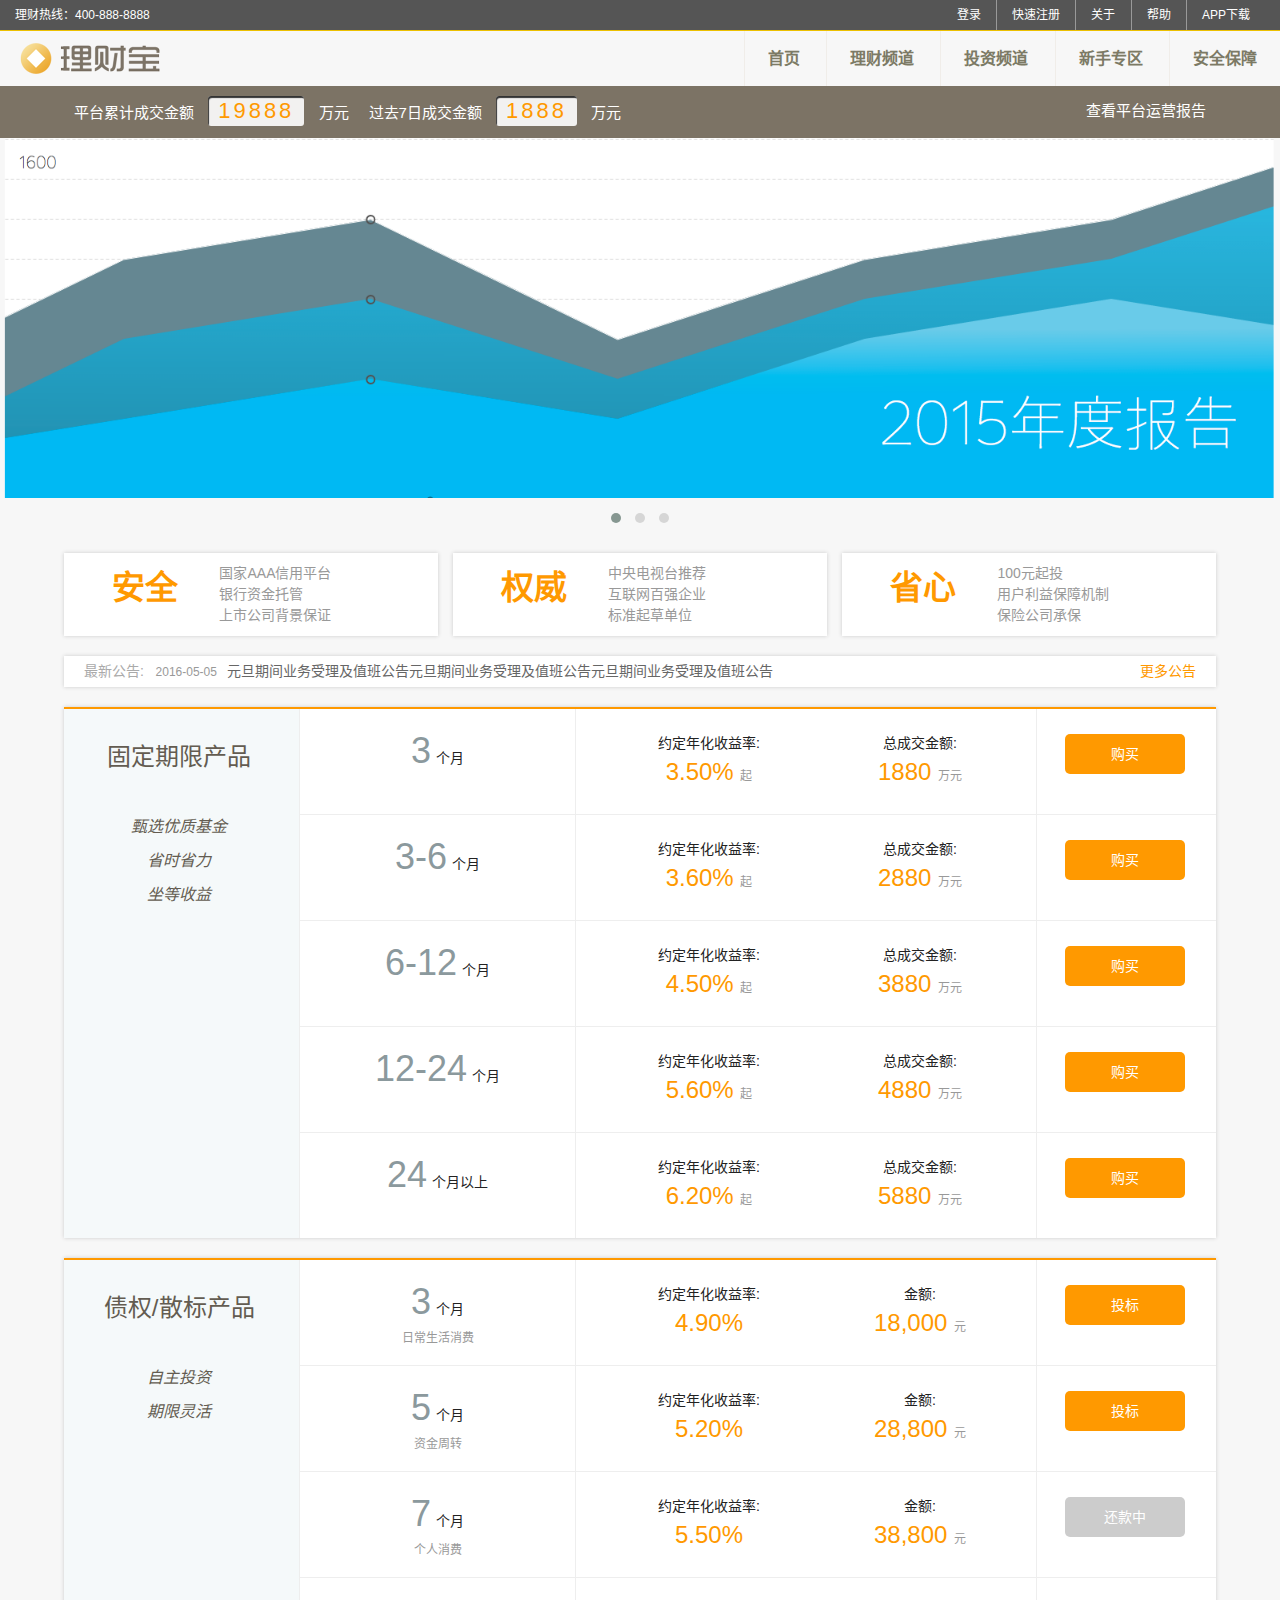
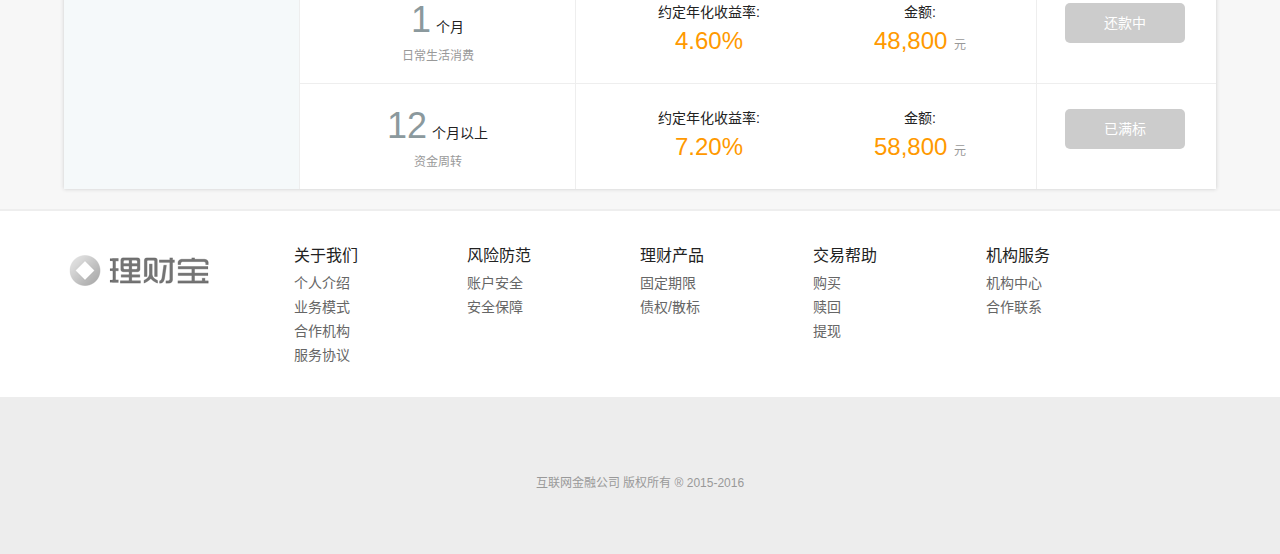
<file: xys.html>
<!DOCTYPE html>
<html lang="zh-CN">
<head>
    <meta http-equiv="content-type" content="text/html; charset=utf-8" />
    <meta http-equiv="x-ua-compatible" content="ie=edge" />
    <title>Money</title>
    <meta name="viewport" content="width=device-width, initial-scale=1" />
    <link rel="stylesheet" href="css/normalize.css" />
    <link rel="stylesheet" href="js/vendor/owl.carousel.2.1.0/assets/owl.carousel.min.css">
    <link rel="stylesheet" href="js/vendor/owl.carousel.2.1.0/assets/owl.theme.default.min.css">
    <link rel="stylesheet" href="css/main.css" />

</head>
<body>
<!--[if lte IE8]>
<p class="browserupgrade">您的浏览器版本老的可笑请到<a href="http://browsehappy.com">这里</a>升级,以获取最佳体验</p>
<![endif]-->


<header>
    <nav class="top">
        <span class="tel">理财热线：400-888-8888</span>
        <ul>
            <li><a href="#">登录</a></li>
            <li><a href="#">快速注册</a></li>
            <li><a href="#">关于</a></li>
            <li><a href="#">帮助</a></li>
            <li><a href="#">APP下载</a></li>
        </ul>
    </nav>
    <nav class="main">
        <a class="brand" href="index.html"><img src="img/logo@1x.png" alt="回到首页" /></a>
        <ul>
            <li><a href="#">首页</a></li>
            <li><a href="#">理财频道</a></li>
            <li><a href="#">投资频道</a></li>
            <li><a href="#">新手专区</a></li>
            <li><a href="#">安全保障</a></li>
        </ul>
    </nav>
</header>
<div class="container">
    <div class="transaction clearfix">
        <div class="trans-content">
            <div class="trans-data">
                <span>平台累计成交金额</span>
                <span class="trans-money">19888</span>
                <span>万元</span>
            </div>
            <div class="trans-data">
                <span>过去7日成交金额</span>
                <span class="trans-money">1888</span>
                <span>万元</span>
            </div>
            <div class="trans-report">
                <a href="#">查看平台运营报告</a>
            </div>
        </div>
    </div>
    <div class="ad">
        <div class="owl-carousel owl-theme">
            <div class="item">
                <picture>
                    <source srcset="img/ad001-l.png" media="(min-width:50em)" />
                    <source srcset="img/ad001-m.png" media="(min-width:30em)" />
                    <img src="img/ad001.png" alt="年度报告"/>
                </picture>
            </div>
            <div class="item">
                <picture>
                    <source srcset="img/ad002-l.png" media="(min-width:50em)" />
                    <source srcset="img/ad002-m.png" media="(min-width:30em)" />
                    <img src="img/ad002.png" alt="新年红包"/>
                </picture>
            </div>
            <div class="item">
                <picture>
                    <source srcset="img/ad003-l.png" media="(min-width:50em)" />
                    <source srcset="img/ad003-m.png" media="(min-width:30em)" />
                    <img src="img/ad003.png" alt="新手秘籍"/>
                </picture>
            </div>
        </div>
    </div>
    <section class="feature">
        <div class="item">
            <h3>安全</h3>
            <p>国家AAA信用平台<br>银行资金托管<br>上市公司背景保证</p>
        </div>
        <div class="item">
            <h3>权威</h3>
            <p>中央电视台推荐<br>互联网百强企业<br>标准起草单位</p>
        </div>
        <div class="item">
            <h3>省心</h3>
            <p>100元起投<br>用户利益保障机制<br>保险公司承保</p>
        </div>
    </section>
    <div class="notice clearfix">
        <a href="#"><span>2016-05-05</span>元旦期间业务受理及值班公告元旦期间业务受理及值班公告元旦期间业务受理及值班公告</a>
        <a href="#" class="more">更多公告</a>
    </div>
    <section class="product clearfix">
        <h2>固定期限产品
            <em>甄选优质基金</em>
            <em>省时省力</em>
            <em>坐等收益</em>
        </h2>

        <div class="product-content">
            <div class="item clearfix">
                <h3><em>3</em>个月</h3>
                <div class="info">
                    <p>约定年化收益率: <span class="year-rate">3.50% <i>起</i></span></p>
                    <p>总成交金额: <span class="money">1880 <i>万元</i></span></p>
                </div>
                <div class="buy">
                    <a href="#">购买</a>
                </div>
            </div>

            <div class="item clearfix">
                <h3><em>3-6</em>个月</h3>
                <div class="info">
                    <p>约定年化收益率: <span class="year-rate">3.60% <i>起</i></span></p>
                    <p>总成交金额: <span class="money">2880 <i>万元</i></span></p>
                </div>
                <div class="buy">
                    <a href="#">购买</a>
                </div>
            </div>

            <div class="item clearfix">
                <h3><em>6-12</em>个月</h3>
                <div class="info">
                    <p>约定年化收益率: <span class="year-rate">4.50% <i>起</i></span></p>
                    <p>总成交金额: <span class="money">3880 <i>万元</i></span></p>
                </div>
                <div class="buy">
                    <a href="#">购买</a>
                </div>
            </div>

            <div class="item clearfix">
                <h3><em>12-24</em>个月</h3>
                <div class="info">
                    <p>约定年化收益率: <span class="year-rate">5.60% <i>起</i></span></p>
                    <p>总成交金额: <span class="money">4880 <i>万元</i></span></p>
                </div>
                <div class="buy">
                    <a href="#">购买</a>
                </div>
            </div>

            <div class="item clearfix">
                <h3><em>24</em>个月以上</h3>
                <div class="info">
                    <p>约定年化收益率: <span class="year-rate">6.20% <i>起</i></span></p>
                    <p>总成交金额: <span class="money">5880 <i>万元</i></span></p>
                </div>
                <div class="buy">
                    <a href="#">购买</a>
                </div>
            </div>
        </div>
    </section>

    <section class="product clearfix">
        <h2>债权/散标产品
            <em>自主投资</em>
            <em>期限灵活</em>
        </h2>

        <div class="product-content">
            <div class="item clearfix">
                <h3><em>3</em>个月 <i>日常生活消费</i></h3>
                <div class="info">
                    <p>约定年化收益率: <span class="year-rate">4.90%</span></p>
                    <p>金额: <span class="money">18,000 <i>元</i></span></p>
                </div>
                <div class="buy">
                    <a href="#">投标</a>
                </div>
            </div>

            <div class="item clearfix">
                <h3><em>5</em>个月 <i>资金周转</i></h3>
                <div class="info">
                    <p>约定年化收益率: <span class="year-rate">5.20%</span></p>
                    <p>金额: <span class="money">28,800 <i>元</i></span></p>
                </div>
                <div class="buy">
                    <a href="#">投标</a>
                </div>
            </div>

            <div class="item clearfix">
                <h3><em>7</em>个月 <i>个人消费</i></h3>
                <div class="info">
                    <p>约定年化收益率: <span class="year-rate">5.50%</span></p>
                    <p>金额: <span class="money">38,800 <i>元</i></span></p>
                </div>
                <div class="buy">
                    <a href="#" class="disabled">还款中</a>
                </div>
            </div>

            <div class="item clearfix">
                <h3><em>1</em>个月 <i>日常生活消费</i></h3>
                <div class="info">
                    <p>约定年化收益率: <span class="year-rate">4.60%</span></p>
                    <p>金额: <span class="money">48,800 <i>元</i></span></p>
                </div>
                <div class="buy">
                    <a href="#" class="disabled">还款中</a>
                </div>
            </div>

            <div class="item clearfix">
                <h3><em>12</em>个月以上 <i>资金周转</i></h3>
                <div class="info">
                    <p>约定年化收益率: <span class="year-rate">7.20%</span></p>
                    <p>金额: <span class="money">58,800 <i>元</i></span></p>
                </div>
                <div class="buy">
                    <a href="#" class="disabled">已满标</a>
                </div>
            </div>
        </div>
    </section>
    <nav class="footer">
        <div class="footer-content clearfix">
            <p class="brand"></p>
            <ul>
                <li class="title">关于我们</li>
                <li><a href="#">个人介绍</a></li>
                <li><a href="#">业务模式</a></li>
                <li><a href="#">合作机构</a></li>
                <li><a href="#">服务协议</a></li>
            </ul>
            <ul>
                <li class="title">风险防范</li>
                <li><a href="#">账户安全</a></li>
                <li><a href="#">安全保障</a></li>
            </ul>
            <ul>
                <li class="title">理财产品</li>
                <li><a href="#">固定期限</a></li>
                <li><a href="#">债权/散标</a></li>
            </ul>
            <ul>
                <li class="title">交易帮助</li>
                <li><a href="#">购买</a></li>
                <li><a href="#">赎回</a></li>
                <li><a href="#">提现</a></li>
            </ul>
            <ul>
                <li class="title">机构服务</li>
                <li><a href="#">机构中心</a></li>
                <li><a href="#">合作联系</a></li>
            </ul>
        </div>
    </nav>
</div>
<footer>
    <ul>
        <li><span class="icon icon-zfywxk">支付业务许可证</span></li>
        <li><span class="icon icon-pcirk">PCI认证</span></li>
        <li><span class="icon icon-visayz">Visa 验证</span></li>
        <li><span class="icon icon-vsjmfw">VerSign加密服务</span></li>
        <li><span class="icon icon-wlgs">网络工商</span></li>
        <li><span class="icon icon-rzcx">电子商务协会认证诚信网</span></li>
        <li><span class="icon icon-gs">北京工商</span></li>
    </ul>
    <p>互联网金融公司 版权所有 ® 2015-2016</p>
</footer>

<script src="js/vendor/jquery.min.js"></script>
<script src="js/vendor/owl.carousel.2.1.0/owl.carousel.min.js"></script>
<script src="js/vendor/picturefill.min.js"></script>
<script src="js/main.js"></script>


</body>
</html>
</file>
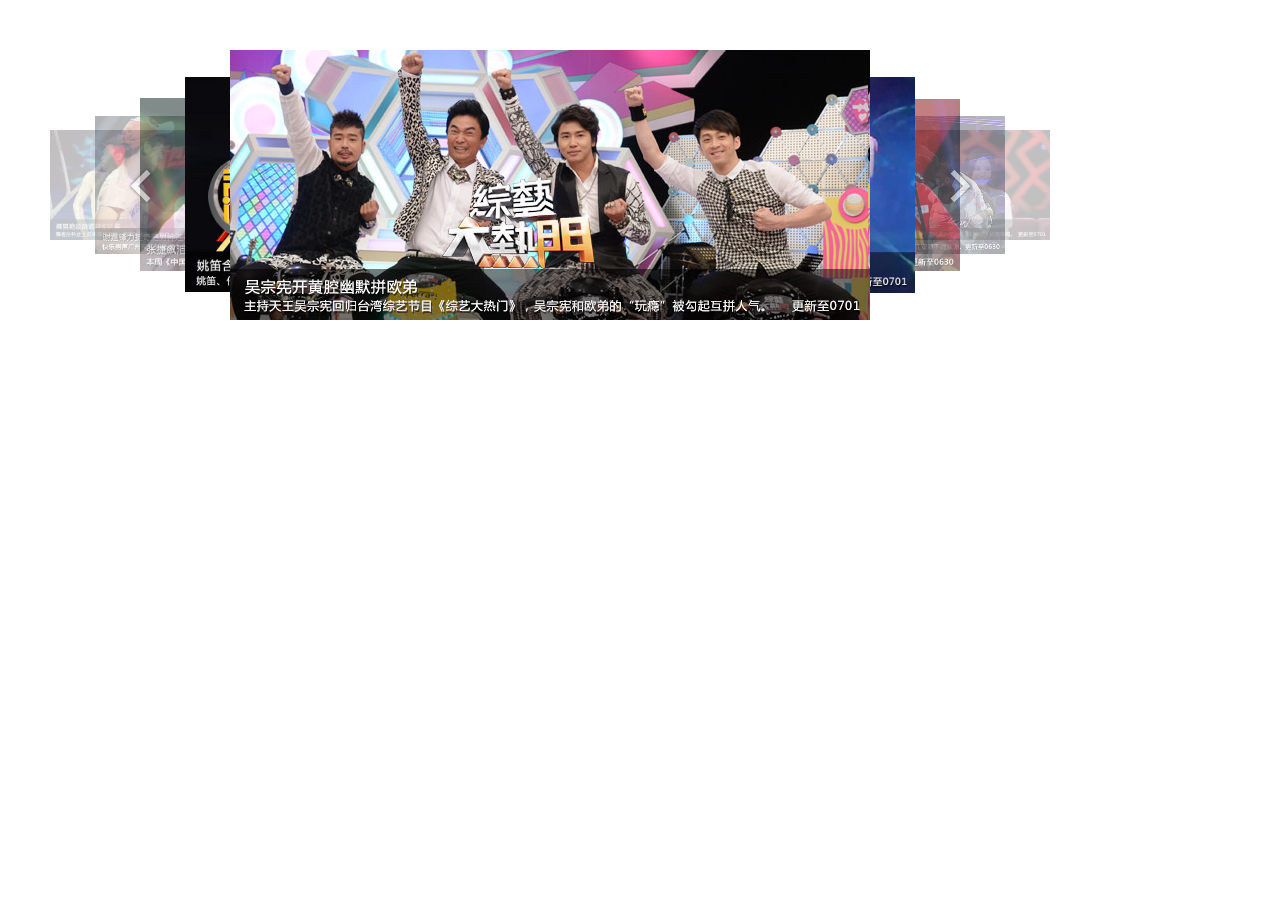
<file: xzmm.html>
<!DOCTYPE html>
<html lang="en">
<head>
    <meta charset="UTF-8">
    <title>旋转木马</title>
    <script src="js/jquery.js"></script>
    <script src="js/carousel.js"></script>
    <link rel="stylesheet" href="css/carousel.css">
    <style>
        .poster-item img{
            width:100%;
        }
    </style>
</head>
<body style="padding: 50px;">
<div class="J-Poster poster-main" data-setting='{

                                                                                    "width":1000,
                                                                                    "height":270,
                                                                                    "posterWidth":640,
                                                                                    "posterHeight":270,
                                                                                    "scale":0.8,
                                                                                    "speed":500,
                                                                                    "autoPlay":true,
                                                                                    "delay":2000,
                                                                                    "verticalAlign":"middle"
}'>
    <div class="poster-btn poster-prev-btn"></div>
    <ul class="poster-list">
        <li class="poster-item"><a href="#"><img src="img/1.jpg" alt="" ></a></li>
        <li class="poster-item"><a href="#"><img src="img/2.jpg" alt="" ></a></li>
        <li class="poster-item"><a href="#"><img src="img/3.jpg" alt="" ></a></li>
        <li class="poster-item"><a href="#"><img src="img/4.jpg" alt="" ></a></li>
        <li class="poster-item"><a href="#"><img src="img/5.jpg" alt="" ></a></li>
        <li class="poster-item"><a href="#"><img src="img/2.jpg" alt="" ></a></li>
        <li class="poster-item"><a href="#"><img src="img/3.jpg" alt="" ></a></li>
        <li class="poster-item"><a href="#"><img src="img/4.jpg" alt="" ></a></li>
        <li class="poster-item"><a href="#"><img src="img/5.jpg" alt="" ></a></li>
    </ul>
    <div class="poster-btn poster-next-btn"></div>
</div>
<br><br>
<!--<div class="J-Poster poster-main" data-setting='{-->

                                                                                    <!--"width":800,-->
                                                                                    <!--"height":270,-->
                                                                                    <!--"posterWidth":640,-->
                                                                                    <!--"posterHeight":270,-->
                                                                                    <!--"scale":0.7,-->
                                                                                    <!--"speed":500,-->
                                                                                    <!--"verticalAlign":"bottom"-->
<!--}'>-->
    <!--<div class="poster-btn poster-prev-btn"></div>-->
    <!--<ul class="poster-list">-->
        <!--<li class="poster-item"><a href="#"><img src="img/1.jpg" alt="" ></a></li>-->
        <!--<li class="poster-item"><a href="#"><img src="img/2.jpg" alt="" ></a></li>-->
        <!--<li class="poster-item"><a href="#"><img src="img/3.jpg" alt="" ></a></li>-->
        <!--<li class="poster-item"><a href="#"><img src="img/4.jpg" alt="" ></a></li>-->
        <!--<li class="poster-item"><a href="#"><img src="img/5.jpg" alt="" ></a></li>-->
    <!--</ul>-->
    <!--<div class="poster-btn poster-next-btn"></div>-->
<!--</div>-->
<script>
    $(function () {
        //Carousel
        Carousel.init($('.J-Poster'));
//        var carousel = new Carousel($('.J-Poster').eq(0));
    })
</script>
</body>
</html>
</file>
<file: css/2048.css>
header{
    display: block;
    margin: 0 auto;
    width: 100%;
    text-align: center;
}
header h1{
    font-family: Arial;
    font-size: 40px;
    font-weight: bold;
}
header #newgamebutton{
    display: block;
    margin: 20px auto;
    width: 100px;
    padding: 10px;
    background-color: #8f7a66;
    font-family: Arial;
    color: white;
    border-radius: 10px;
    text-decoration: none;
}
header #newgamebutton:hover{
    background-color: #9f8b77;
}
header p{
    font-family: Arial;
    font-size: 25px;
    margin: 20px auto;
}
#grid-container{
    width: 460px;
    height: 460px;
    padding: 20px;
    margin: 50px auto;
    background-color: #bbada0;
    border-radius: 10px;
    position: relative;
}
.grid-cell{
    width: 100px;
    height: 100px;
    border-radius: 6px;
    background-color: #ccc0b3;
    position: absolute;
}
.number-cell{
    border-radius: 6px;
    font-family: Arial;
    font-weight: bold;
    font-size: 60px;
    line-height: 100px;
    text-align: center;
    position: absolute;
}
</file>
<file: css/style.css>
*{
    margin:0;
    padding:0;
}
body{
    font:16px/1.8 "Microsoft Yahei",verdana;
}
.section{
    position: relative;
    background-color: #ffffff;
    overflow: hidden;
    text-align: center;
}
.section1{
    background: url("../img/hero_sunset_large_2x.jpg") no-repeat center;
    background-size: cover;
}
.section1 h1{
    margin-top: 5%;
    color: #fff;
    font-weight: normal;
    font-size: 70px;
    opacity:0.8;
}
.section1 p{
    margin:5% auto 0;
    color: #fff;
    font-size: 18px;
    width:60%;
    opacity:0.6;
    margin-top: 800px;
}
.section1 a{
    display: block;
    margin:5% auto 0;
    color: #ff9000;
    font-size: 18px;
    opacity:0.9;
}
.section2{
    background: #f2f2f2 url("../img/technology_hero_large_2x.jpg") no-repeat bottom;
    background-size: 100%;
}
.section2 h1{
    margin:20px auto;
    color: #333;
    font-weight: normal;
    font-size: 80px;
}
.section2 a{
    display: block;
    margin:20px auto 0;
    color: #08c;
    font-size: 18px;
}
.section3{
    background: #fff url("../img/timekeeping_hero_large_2x.jpg") no-repeat center 300px;
    background-size: 50%;
}
.section3 h1{
    margin:20px auto;
    color: #333;
    font-weight: normal;
    font-size: 40px;
    width:60%;
    margin-left: -1500px;
}
.section3 p{
    margin:20px auto 0;
    color: #333;
    font-size: 18px;
    width:60%;
    margin-left: 1500px;
}
.section3 a{
    display: block;
    margin:20px auto 0;
    color: #0088cc;
    font-size: 18px;
}
.section4{
    background: #ffffff;
}
.section4 h1{
    margin:20px auto;
    color: #333;
    font-weight: normal;
    font-size: 40px;
}
.section4 .row{
    width:95%;
    margin-left: 20px;
    color: #333;
    font-size: 18px;
}
.section4 .column{
    float: left;
    display: inline-block;
    width:31%;
    margin: 10px;
    padding-bottom: 30px;
    background-color: #f2f2f2;
}
.section4 .column img{
    height: 300px;
    margin-top: 30px;
}
.section4 .column h4{
    margin:20px auto;
}
.section4 .column h4.primary{
    background-image: url("../img/logo_collection_primary.svg");
    background-size: 102px 22px;
    height: 22px;
    width: 102px;
}
.section4 .column h4.sport{
    background-image: url("../img/logo_collection_sport.svg");
    background-size: 178px 22px;
    height: 22px;
    width: 178px;
}
.section4 .column h4.edition{
    background-image: url("../img/logo_collection_edition.svg");
    background-size: 190px 22px;
    height: 22px;
    width: 190px;
}
.section4 .column p{
    margin:10px auto;
    width:90%;
    font-size: 16px;
}
.section4 .column a{
    display: block;
    margin:10px auto 0;
    color: #0088cc;
    font-size: 16px;
}
</file>
<file: css/main.css>
/************
 * 基本默认值
 ************/
 html{
     font-size:62.5%;
     color:#222;
 }
 ::selection{
     background-color:#b3d4fc;
     text-shadow:none;
 }
 ul{
     margin:0;
     padding:0;
 }
 li{
     list-style:none;
 }
 /************
 * 工具样式
 ************/
 .center-block{
     display:block;
     margin-right:auto;
     margin-left:auto;
 }
 .pull-left{
     float:left !important;
 }
 .pull-right{
     float:right !important;
 }
 .text-left{
     text-align:left !important;
 }
 .text-right{
     text-align:right !important;
 }
  .text-center{
     text-align:center !important;
 }
 .hide{
     display:none !important;
 }
 .show{
     display:block !important;
 }
 .invisible{
     visibility:hidden;
 }
 .text-hide{
     font:0/0 a;
     color:transparent;
     text-shadow:none;
     background-color:transparent;
     border:0;
 }
 .clearfix:before,
 .clearfix:after{
     content:'';
     display:table;
 }
 .clearfix:after{
     clear:both;
 }
  /************
 * 工具样式
 ************/
 .browserupgrade{
     margin:0;
     padding:1rem;
     background:#ccc;
 }
   /************
 * 自定义页面样式
 ************/
 body{
     font-size:1.2rem;
     line-height:1.5;
     background-color:#f7f7f7;
 }
 a{
     color:#666;
     text-decoration:none;
 }
 a:hover,a:active{
     color:#0ae;
     text-decoration:underline;
 }
 header{
     width:100%;
 }
 header .top{
     line-height:3rem;
     padding:0 1.5rem;
     color:#fff;
     background:#555;
     border-bottom:1px #ecc000 solid;
 }
 header .top .tel{
     float:left;
 }
 header .top ul{
     text-align:right;
 }
 header .top ul li{
     display:inline-block;
 }
 header .top ul li + li{
     border-left:1px solid #999;
     margin-left:-3px;
 }
 header .top ul li a{
     display:inline-block;
     padding:0 1.5rem;
     color:#fff;
 }
 @media only screen and (max-width:50em){
     header .top ul li a{
         padding:0 1rem;
     }
 }
 @media only screen and (min-width:30.0625em) and (max-width:50em){
     
 }
 @media only screen and (max-width:30em){
     header .top .tel,
     header .top ul li:nth-child(3),
     header .top ul li:nth-child(4){
         display:none;
     }
 }
 
 header .main{
     padding:0;
 }
 header .main .brand{
     float:left;
     padding:1rem 1.5rem 0;
 }
 header .main ul{
     text-align:right;
 }
 header .main ul li{
     display:inline-block;
     border-left:1px solid #f0ede9;
 }
 header .main ul li a{
     display:inline-block;
     padding:0 2.3rem;
     line-height:5.5rem;
     font-size:1.6rem;
     font-weight:bold;
     color:#7c7a65;
     text-decoration:none;
 }
 header .main ul li a:hover,
 header .main ul li a:active,
 header .main ul li a:active{
     color:#ffb300;
     background-color:#f8f6f1;
 }
 
 @media only screen and (max-width: 50em) {

    header .main .brand {
        float: none;
        display: block;
        padding: 0;
        margin: 1.5rem auto 0.5rem;
        text-align: center;
    }

    header .main ul {
        text-align: center;
    }

    header .main ul li {
        border: none;
    }

    header .main ul li a {
        padding: 0 1.5rem;
    }
}

@media only screen and (max-width: 30em) {

    header .main ul li {
        line-height: 3rem;
    }

    header .main ul li:first-child {
        display: none;
    }

    header .main ul li a {
        font-weight: normal;
        padding: 0 0.5rem;
    }
}
 
 .container{
     width:100%;
 }
 .transaction {
    width: 100%;
    background-color: #7c7365;
}

.trans-content {
    max-width: 90%;
    margin: 0 auto;
    font-size: 1.5rem;
}

.trans-data {
    float: left;
    padding: 1rem;
    text-align: left;
}

.trans-data span {
    display: inline-block;
    line-height: 3rem;
    color: #fff;
}

.trans-data span.trans-money {
    font-size: 2.2rem;
    color: #ff9900;
    letter-spacing: 3px;
    margin: 0 1rem;
    padding: 0 1rem;
    border-radius: 3px;
    background-color: rgba(255, 255, 255, 0.9);
    box-shadow: 1px 2px 1px #333 inset;
}

.trans-report {
    text-align: right;
}

.trans-report a {
    display: inline-block;
    padding: 1rem;
    line-height: 3rem;
    color: #fff;
}

@media only screen and (max-width: 50em) {

    .trans-data {
        padding: 1rem 0.5rem;
    }

    .trans-data span {
        font-size: 1.2rem;
    }

    .trans-data span.trans-money {
        font-size: 1.6rem;
        margin: 0;
        padding: 0;
        letter-spacing: inherit;
        box-shadow: none;
        background: transparent;
    }

    .trans-report a {
        font-size: 1.2rem;
    }
}

@media only screen and (max-width: 30em) {

    .transaction {
        padding: 0.5rem 0;
    }

    .trans-data, .trans-report {
        float: none;
        text-align: center;
    }

    .trans-data, .trans-report a {
        padding: 0;
    }
}

/*广告*/
.ad{
    /*display:none;*/
}

.feature {
    width: 90%;
    margin: 2rem auto;
    font-size: 0;
}

.feature .item {
    display: inline-block;
    width: calc(33.33333% - 3rem);
    padding: 1rem;
    font-size: 1.4rem;
    background-color: #fff;
    box-shadow: 0 0 4px #ccc;
}

.feature .item + .item {
    margin-left: 1.5rem;
}

.feature .item h3 {
    display: inline-block;
    width: 40%;
    margin: 0;
    padding: 0;
    vertical-align: top;
    font-size: 3.3rem;
    text-align: center;
    color: #ff9900;
}

.feature .item p {
    display: inline-block;
    width: 55%;
    margin: 0;
    padding: 0;
    color: #999;
}

@media only screen and (min-width: 30.0625em) and (max-width: 50em) {

    .feature .item h3,
    .feature .item p {
        display: block;
        width: 100%;
        font-size: 2.6rem;
        text-align: center;
    }

    .feature .item p {
        font-size: 1.2rem;
    }
}

@media only screen and (max-width: 30em) {

    .feature {
        width: 96%;
        margin: 1rem auto;
    }

    .feature .item {
        display: block;
        width: auto;
    }

    .feature .item + .item {
        margin: 1rem 0 0;
    }
}



.notice {
    width: 90%;
    margin: 2rem auto;
    font-size: 1.4rem;
    line-height: 3rem;
    background-color: #fff;
    box-shadow: 0 0 4px #ccc;
}

.notice a {
    float: left;
    display: inline-block;
    width: 70%;
    margin-left: 2rem;
    text-decoration: none;
}

.notice a:first-child {
    text-overflow: ellipsis;
    overflow: hidden;
    white-space: nowrap;
}

.notice a:first-child:before {
    content: '最新公告: \00a0\00a0';
    color: #aaa;
}

.notice a span {
    color: #999;
    font-size: 1.2rem;
    margin-right: 1rem;
}

.notice a.more {
    float: right;
    width: auto;
    margin-right: 2rem;
    color: #ff9900;
}


@media only screen and (max-width: 30em) {

    .notice {
        width: 96%;
        margin: 1rem auto;
        font-size: 1.2rem;
    }

    .notice a {
        margin-left: 1rem;
    }

    .notice a span {
        display: none;
    }
}

.product {
    width: 90%;
    margin: 2rem auto;
    font-size: 1.4rem;
    background-color: #f5f9fa;
    border-top: 2px solid #ff9900;
    box-shadow: 0 0 4px #ccc;
}

.product h2 {
    float: left;
    width: 20%;
    margin-top: 3rem;
    text-align: center;
    font-size: 2.4rem;
    font-weight: normal;
    color: #635c51;
}

.product h2 em {
    display: block;
    margin-top: 1rem;
    font-size: 1.6rem;
}

.product h2 em:first-child {
    margin-top: 4rem;
}

.product .product-content {
    float: right;
    width: 79.5%;
    border-left: 1px solid #eee;
    background-color: #fff;
}

.product .product-content .item {
    width: 100%;
}

.product .product-content .item + .item {
    border-top: 1px solid #eee;
}

.product .product-content .item h3 {
    float: left;
    width: 30%;
    margin: 1.5rem 0;
    font-size: 1.4rem;
    font-weight: normal;
    text-align: center;
}

.product .product-content .item h3 em {
    margin-right: 0.5rem;
    font-size: 3.6rem;
    font-style: normal;
    color: #8b999d;
}

.product .product-content .item h3 i {
    display: block;
    font-size: 1.2rem;
    font-style: normal;
    color: #999;
}

.product .product-content .item .info {
    float: left;
    width: 48%;
    padding: 1rem;
    border-left: 1px solid #eee;
    border-right: 1px solid #eee;
    font-size: 14px;
}

.product .product-content .item .info p {
    float: left;
    display: inline-block;
    text-align: center;
    width: 56%;
}

.product .product-content .item .info p:last-child {
    width: 40%;
}

.product .product-content .item .info p span {
    display: block;
    font-size: 2.4rem;
    color: #ff9900;
}

.product .product-content .item .info p span i {
    font-size: 1.2rem;
    font-style: normal;
    color: #999;
}

.product .product-content .item .buy {
    float: left;
    width: calc(22% - 4.4rem);
    padding: 1rem;
}

.product .product-content .item .buy a {
    display: block;
    width: 90%;
    margin: 1.5rem auto;
    max-width: 12rem;
    line-height: 4rem;
    text-align: center;
    text-decoration: none;
    color: #fff;
    background-color: #ff9900;
    border-radius: 5px;
}

.product .product-content .item .buy a:hover,
.product .product-content .item .buy a:active {
    background-color: #ffc468;
}

.product .product-content .item .buy a.disabled {
    background-color: #ccc !important;
    cursor: not-allowed;
}


@media only screen and (max-width: 50em) {

    .product h2 {
        float: none;
        width: 100%;
        margin-top: 2rem;
        font-size: 2.2rem;
    }

    .product h2 em:first-child {
        margin-top: 0;
    }

    .product h2 em {
        display: inline;
        font-size: 1.2rem;
    }

    .product .product-content {
        float: none;
        width: 100%;
    }

    .product .product-content .item h3 {
        margin-bottom: 0
    }

    .product .product-content .item h3 em {
        font-size: 2.4rem;
    }

    .product .product-content .item .info {
        padding: 1rem 1rem 0;
        font-size: 1.2rem;
    }

    .product .product-content .item .info p span {
        font-size: 2rem;
    }

    .product .product-content .item .buy a {
        margin: 0.5rem auto;
    }
}

@media only screen and (max-width: 30em) {

    .product {
        width: 96%;
    }

    .product h2 em:first-child:before {
        content: " ";
        display: table;
    }

    .product .product-content .item h3 em {
        font-size: 2rem;
        margin-right: 0;
    }

    .product .product-content .item .info {
        float: right;
        width: 70%;
        padding: 1rem 0;
        border: none;
    }

    .product .product-content .item .info p span {
        font-size: 1.8rem;
    }

    .product .product-content .item .buy {
        clear: both;
        float: none;
        width: 100%;
        padding: 1rem 0 2rem;
    }

    .product .product-content .item .buy a {
        margin-top: 0;
        max-width: 26rem;
    }
}

.footer {
    padding: 3rem 0;
    background-color: #fff;
    border-top: 2px solid #eee;
}

.footer-content {
    width: 90%;
    margin: 0 auto;
}

.footer-content .brand {
    float: left;
    display: block;
    -webkit-filter: grayscale(100%);
    filter: grayscale(100%);
    width: 20%;
    height: 35px;
    background: url('../img/logo@1x.png') no-repeat left;
    background-size: 150px 35px;
}

.footer-content ul {
    float: left;
    width: 15%;
}

.footer-content ul li {
    font-size: 1.4rem;
    line-height: 2.4rem;
}

.footer-content ul li.title {
    font-size: 1.6rem;
    line-height: 3rem;
}


@media only screen and (max-width: 50em) {

    .footer-content .brand {
        display: none;
    }

    .footer-content ul {
        width: 20%;
    }

    .footer-content ul li {
        font-size: 1.2rem;
        line-height: 2rem;
    }

    .footer-content ul li.title {
        font-size: 1.4rem;
        line-height: 2.5rem;
    }
}

@media only screen and (max-width: 30em) {
    .footer-content {
        width: 98%;
    }

    .footer-content ul li.title {
        font-size: 1.2rem;
        line-height: 2rem;
    }
}
 
 footer{
     width:100%;
     padding:3rem 0 5rem;
     background-color:#ededed;
 }
 footer ul{
     text-align:center;
 }
 footer ul li{
     display:inline-block;
 }
 footer ul li .icon{
     display:inline-block;
     text-indent:-999rem;
     margin-right:1.5rem;
     background:url('https://i.alipayobjects.com/e/201307/jebmKcbrh.png') no-repeat;
     background-size:466px 447px;
     overflow:hidden;
 }
 footer ul li .icon-zfywxk{
     width:38px;
     height:27px;
     background-position:-369px -45px;
 }
 footer ul li .icon-pcirk{
     width:78px;
     height:27px;
     background-position:-110px -96px;
 }
 footer ul li .icon-visayz{
     width:36px;
     height:27px;
     background-position:-426px -90px;
 }
 footer ul li .icon-vsjmfw{
     width:63px;
     height:27px;
     margin-right:13px;
     background-position:-401px -186px;
 }
 footer ul li .icon-wlgs{
     width:22px;
     height:27px;
     background-position:-48px -48px;
 }
 footer ul li .icon-rzcx{
     width:75px;
     height:27px;
     background-position:0 -320px;
 }
 footer ul li .icon-gs{
     width:30px;
     height:30px;
     margin-right:0;
     background:url('https://os.alipayobjects.com/rmsportal/lybcjqloSPjMAFg.png') no-repeat;
     background-size:30px;
 }
 footer p{
     text-align:center;
     color:#999;
 }
</file>
<file: css/carousel.css>
/*重置*/
body,div,dl,dt,dd,ul,ol,li,h1,h2,h3,h4,h5,h6,pre,form,fieldset,input,textarea,p,blockquote,th,td{margin:0;padding:0;}
table{border-collapse:collapse;border-spacing:0;}
fieldset,img{border:0;}
address,caption,cite,code,dfn,em,strong,th,var{font-style:normal;font-weight:normal;}
ol,ul{list-style:none;}
caption,th{text-align:left;}
h1,h2,h3,h4,h5,h6{font-size:100%;font-weight:normal;}
q:before,q:after{content:" ";}
abbr,acronym{border:0;}
body{color:#666; background-color:#fff;font: 12px/1.5 '微软雅黑',tahoma,arial,'Hiragino Sans GB',宋体,sans-serif;}
.clearfix:after {visibility:hidden;display:block;font-size:0;content:" ";clear:both;height:0;}
.clearfix {zoom:1;}
/*旋转木马必要样式*/
.poster-main{ position:relative;width:800px;height:270px;}
.poster-main .poster-list{width:800px;height:270px;}
.poster-main .poster-list .poster-item{ position:absolute;left:0;top:0;}
.poster-main .poster-btn{ position:absolute;top:0;width:100px;height:270px; z-index:10; cursor:pointer;opacity:0.8}
.poster-main .poster-prev-btn{left:0; background: url('../img/btn_l.png') no-repeat center center;}
.poster-main .poster-next-btn{right:0; background: url('../img/btn_r.png') no-repeat center center;}
.poster-main a,.poster-main img{display:block;}
</file>
